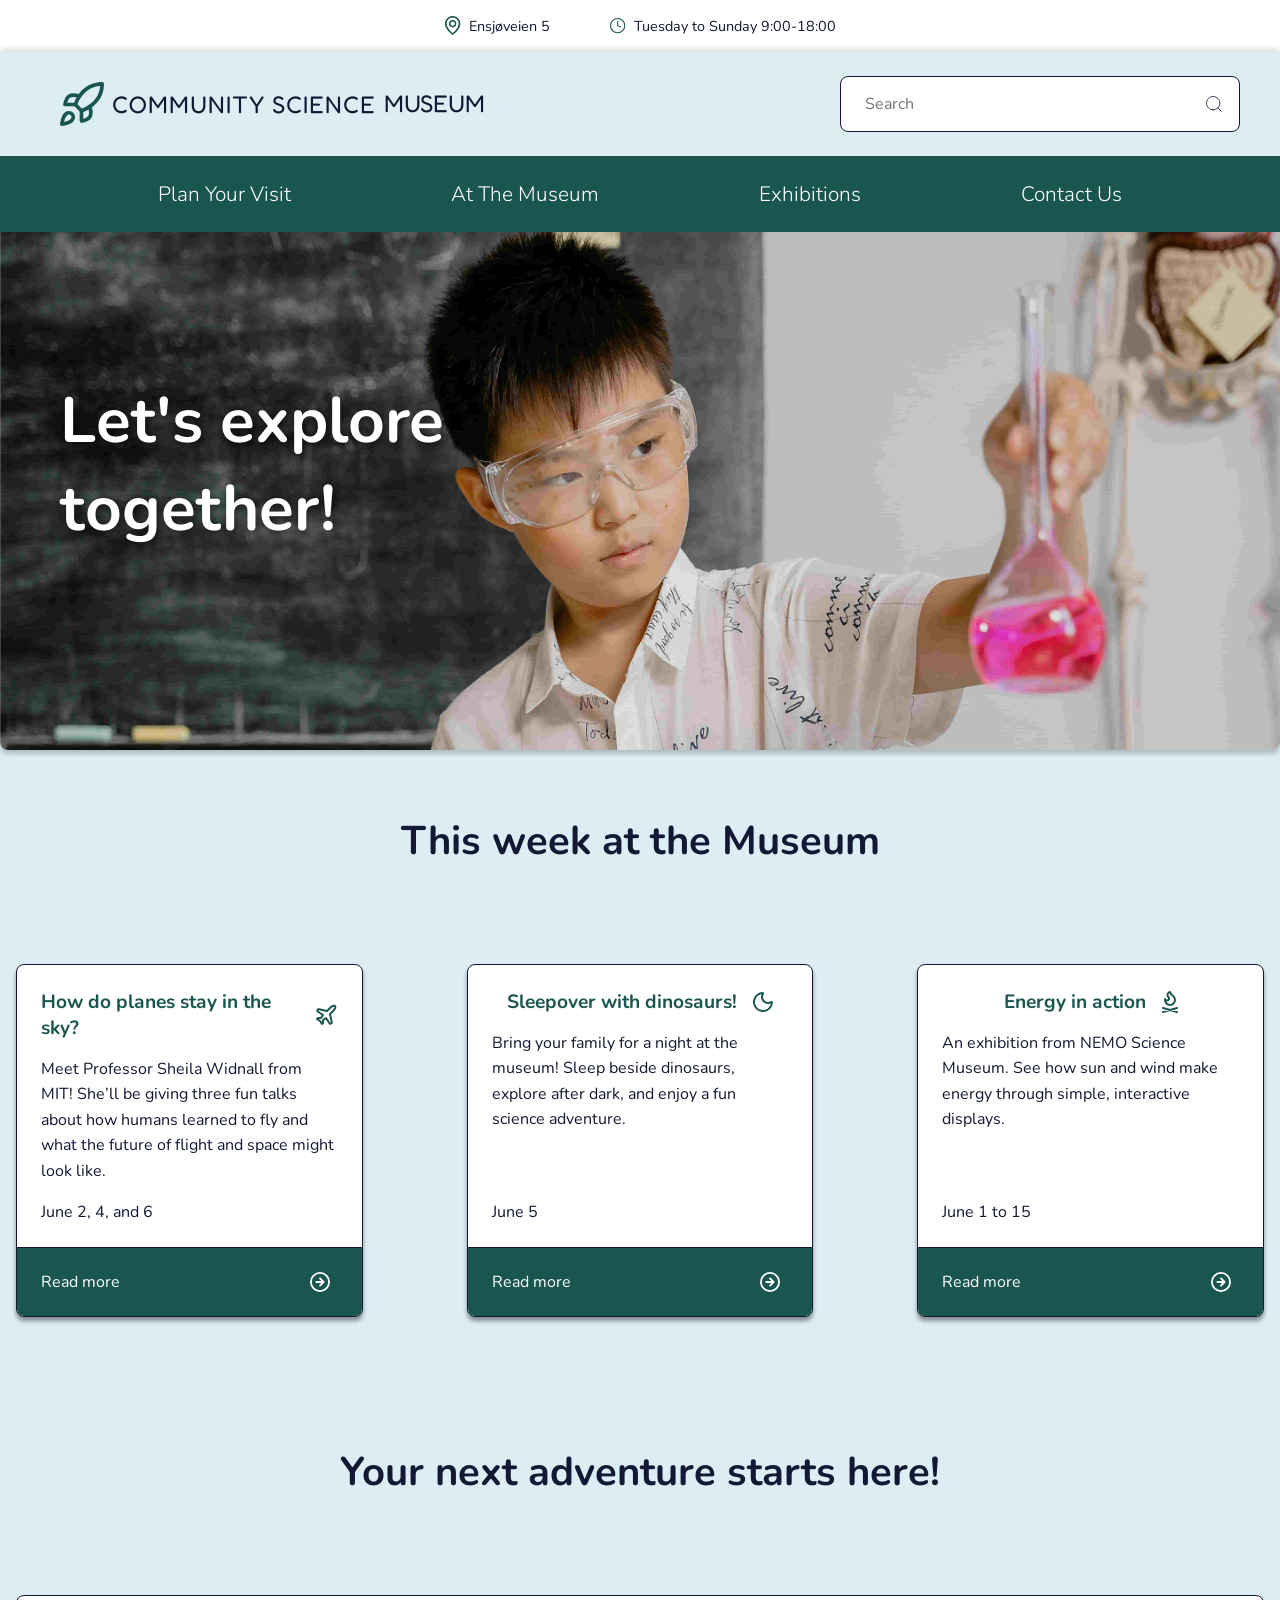
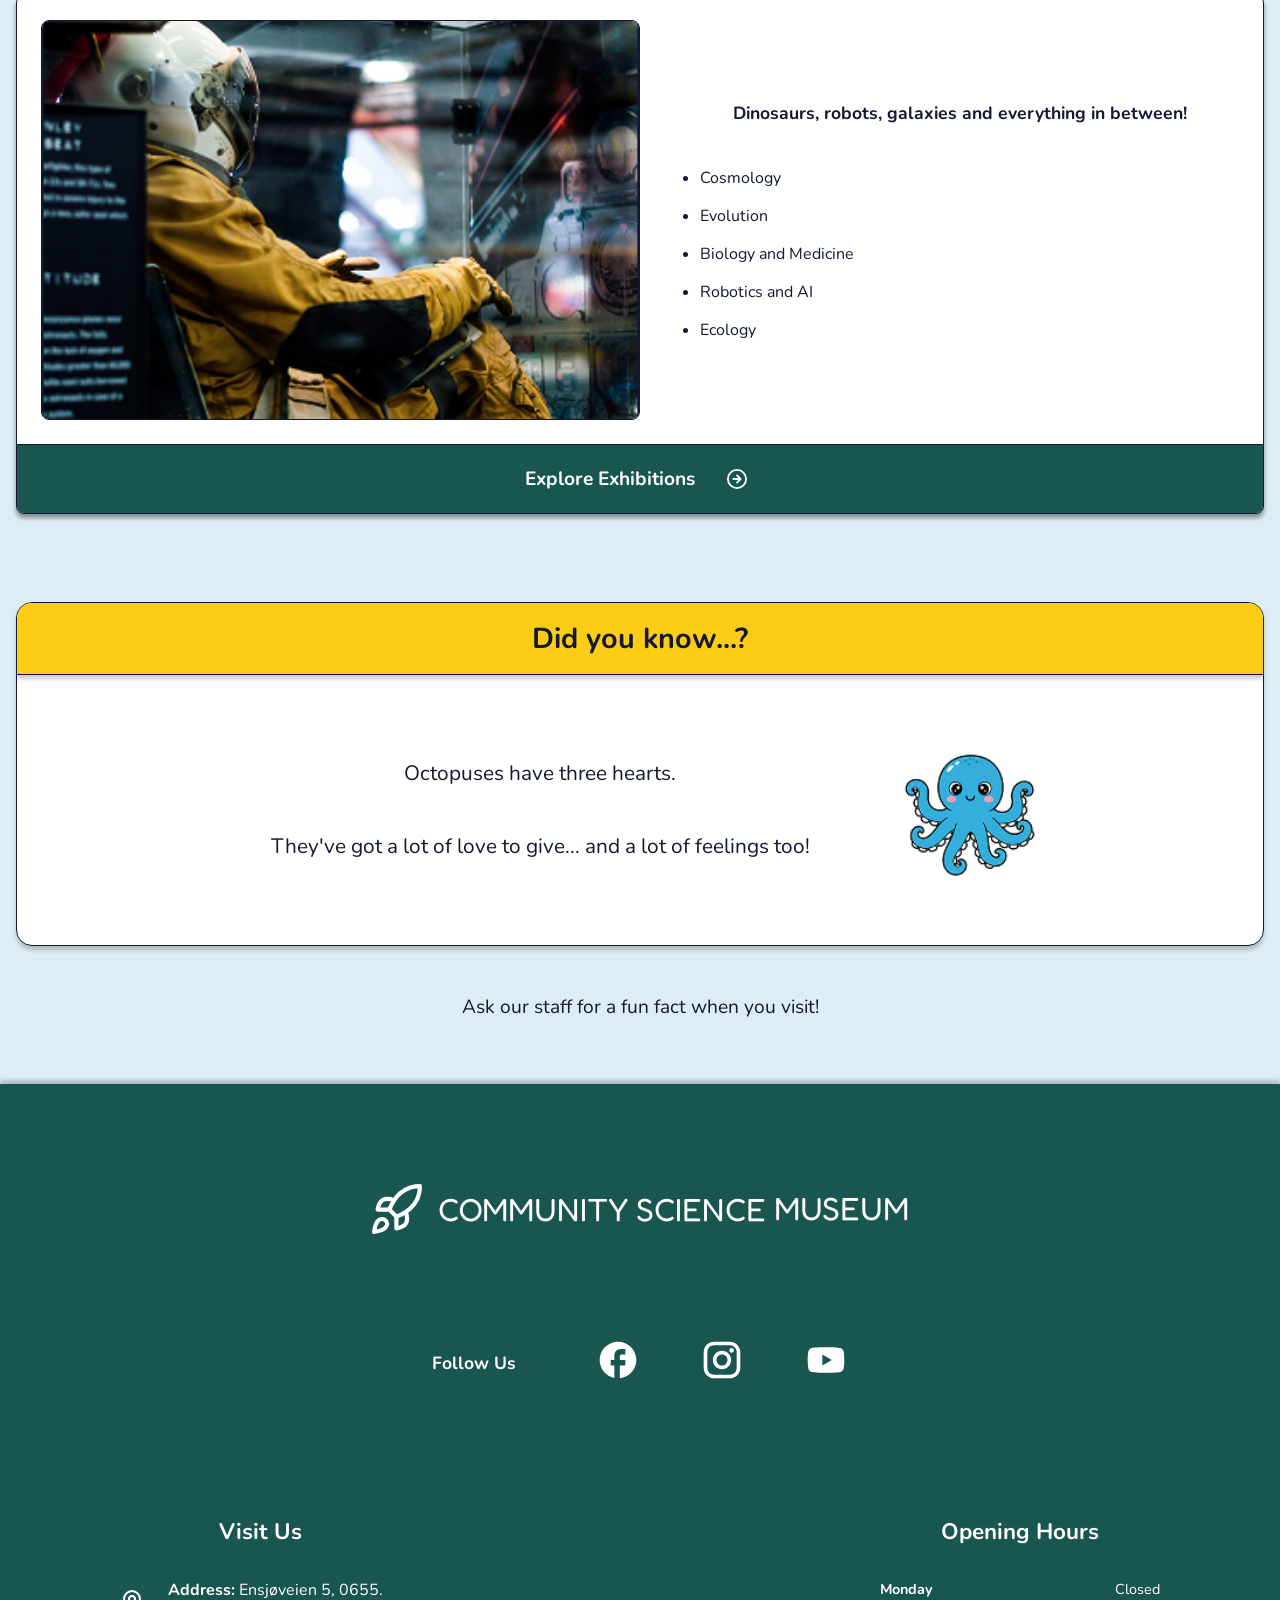
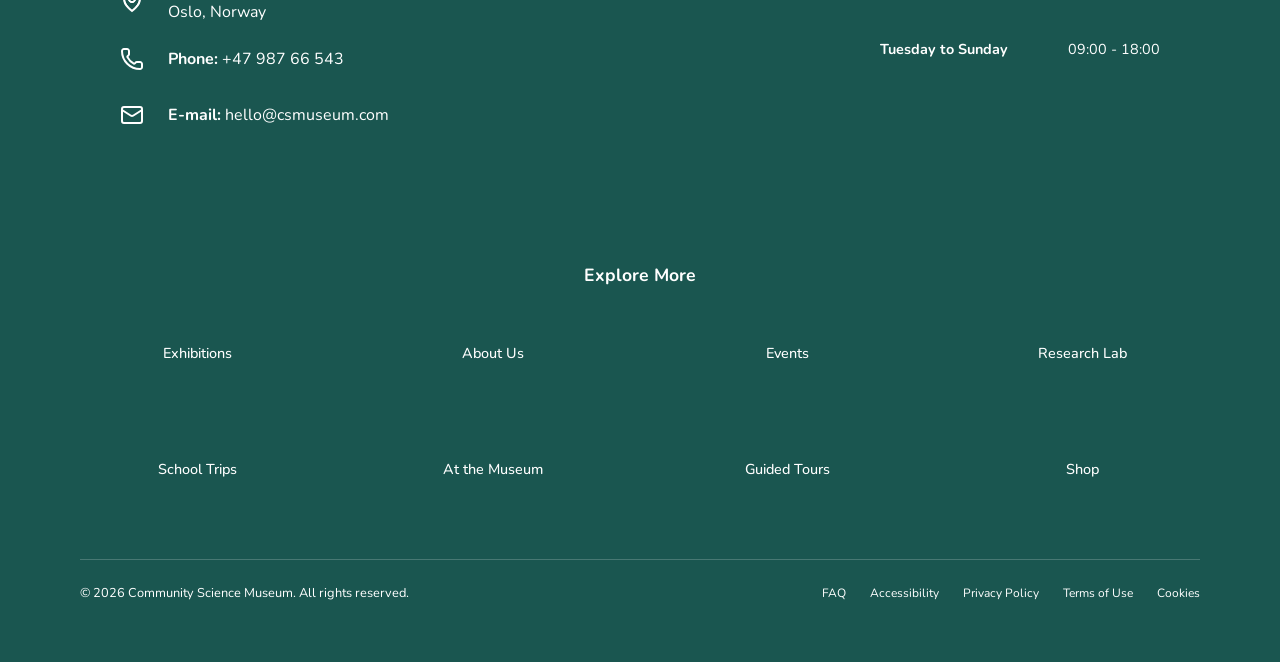
<file: index.html>
<!DOCTYPE html>
<html lang="en">
<head>
    <title>Community Science Museum</title>
    <link rel="stylesheet" href="styles.css">
    <meta charset="UTF-8">
    <meta name="description" content="Community Science Museum. Lets explore together!">
    <meta name="viewport" content="width=device-width, initial-scale=1.0">
    <link rel="icon" type="image/png" href="images/favicon.png">
    <meta name="format-detection" content="telephone=no">
</head>
<body>
<a href="#main-content" class="skip-link">Skip to main content</a>
    <header>
        <!-- Navigation Bar -->
        <nav class="nav-bar">
            <!-- DESKTOP ONLY -->
            <div class="nav-info-bar">
                <div class="info-item">
                    <img src="icons/location.svg" alt="Location">
                    <span>Ensjøveien 5</span>
                </div>
                <div class="info-item">
                    <img src="icons/clock.svg" alt="Hours">
                    <span>Tuesday to Sunday 9:00-18:00</span>
                </div>
            </div>
            <div class="nav-middle">
                <a href="index.html">
                    <div class="logo">
                        <img src="images/logo.svg" alt="Rocket Icon">
                        <div class="logo-text">
                            <span class="logo-small">COMMUNITY SCIENCE</span>
                            <span class="logo-big">MUSEUM</span>
                        </div>
                    </div>
                </a>
                <div class="search-wrapper">
                    <input type="text" placeholder="Search" class="search-bar">
                    <img src="icons/search.svg" alt="Search">
                </div>
            </div>
            <!-- MOBILE ONLY -->
            <div class="nav-top">
                <a href="index.html">
                    <div class="logo">
                        <img src="images/logo.svg" alt="Rocket icon">
                        <div class="logo-text">
                            <span class="logo-small">COMMUNITY SCIENCE</span>
                            <span class="logo-big">MUSEUM</span>
                        </div>
                    </div>
                </a>
                <div class="info-pills">
                    <div class="pill">
                        <img src="icons/location.svg" alt="Location">
                        <span>Ensjøveien 5</span>
                    </div>
                    <div class="pill">
                        <img src="icons/clock.svg" alt="Hours">
                        <span>Tue-Sun 9:00-18:00</span>
                    </div>
                </div>
            </div>
            <!-- Burger Menu -->
            <label class="nav-bottom" for="menu-toggle" aria-label="Toggle navigation menu">
                <span class="burger">
                    <span class="line"></span>
                    <span class="line"></span>
                    <span class="line"></span>
                </span>
                <span>MENU</span>
            </label>
            <!-- DESKTOP ONLY: nav links -->
            <div class="nav-links">
                <a href="visit.html">Plan Your Visit</a>
                <a href="museum.html">At The Museum</a>
                <a href="exhibitions.html">Exhibitions</a>
                <a href="contact.html">Contact Us</a>
            </div>
        </nav>
        <input type="checkbox" id="menu-toggle">
        <div class="dropdown">
            <div class="search-wrapper">
                <input type="text" placeholder="Search" class="search-bar">
                <img src="icons/search.svg" alt="Search">
            </div>
            <ul>
                <li><a href="visit.html">Plan Your Visit</a></li>
                <li><a href="museum.html">At The Museum</a></li>
                <li><a href="exhibitions.html">Exhibitions</a></li>
                <li><a href="contact.html">Contact Us</a></li>
            </ul>
        </div>
    </header>
    <main id="main-content">
        <section class="hero">
            <img src="images/hero.png" alt="Child doing science expermient" class="hero-img" loading="eager">
            <h1 class="hero-text">Let's explore together!</h1>
        </section>
        <section class="this-week">
            <h2>This week at the Museum</h2>
            <div class="card1-container">
                <div class="card1">
                    <div class="card1-top">
                        <div class="card1-title">
                            <h3>How do planes stay in the sky?</h3>
                            <img src="icons/plane.svg" alt="Plane">
                        </div>
                        <p>Meet Professor Sheila Widnall from MIT! She’ll be giving three fun talks about how humans learned to fly and what the future of flight and space might look like.</p>
                        <span class="card1-date">June 2, 4, and 6 </span>
                    </div>
                    <a href="coming-soon.html" class="card1-bottom">
                        <span>Read more</span>
                        <div class="arrow">
                            <img src="icons/arrow.svg" alt="Arrow">
                        </div>
                    </a>
                </div>
                <div class="card1">
                    <div class="card1-top">
                        <div class="card1-title">
                            <h3>Sleepover with dinosaurs!</h3>
                            <img src="icons/moon.svg" alt="Moon">
                        </div>
                        <p>Bring your family for a night at the museum! Sleep beside dinosaurs, explore after dark, and enjoy a fun science adventure.</p>
                        <span class="card1-date">June 5 </span>
                    </div>
                    <a href="coming-soon.html" class="card1-bottom">
                        <span>Read more</span>
                        <div class="arrow">
                            <img src="icons/arrow.svg" alt="Arrow">
                        </div>
                    </a>
                </div>
                <div class="card1">
                    <div class="card1-top">
                        <div class="card1-title">
                            <h3>Energy in action</h3>
                            <img src="icons/fire.svg" alt="bonfire">
                        </div>
                        <p>An exhibition from NEMO Science Museum. See how sun and wind make energy through simple, interactive displays.</p>
                        <span class="card1-date">June 1 to 15</span>
                    </div>
                    <a href="coming-soon.html" class="card1-bottom">
                        <span>Read more</span>
                        <div class="arrow">
                            <img src="icons/arrow.svg" alt="Arrow">
                        </div>
                    </a>
                </div>
            </div>
        </section>
        <section class="adventure">
            <h2>Your next adventure starts here!</h2>
            <div class="card2">
                <div class="card2-top">
                    <p>Dinosaurs, robots, galaxies and everything in between</p>
                    <img src="images/card2-img.jpg" alt="Astronaut exhibit" loading="lazy">
                    <div class="card2-content">
                        <ul class="card2-list">
                            <li>Cosmology</li>
                            <li>Evolution</li>
                            <li>Biology and Medicine</li>
                            <li>Robotics and AI</li>
                            <li>Ecology</li>
                        </ul>
                    </div>
                </div>
                <a href="exhibitions.html" class="card2-bottom">
                    <span>Explore Exhibitions</span>
                    <div class="arrow">
                        <img src="icons/arrow.svg" alt="arrow">
                    </div>
                </a>
            </div>
        </section>
        <section class="did-you-know">
            <div class="dyk-card">
                <div class="dyk-header">
                    <h3>Did you know...?</h3>
                </div>
                <div class="dyk-body">
                    <div class="dyk-text">
                        <p>Octopuses have three hearts.</p>
                        <p>They've got a lot of love to give... and a lot of feelings too!</p>
                    </div>
                    <img src="images/octopus.png" alt="Cute octopus" loading="lazy">
                </div>
            </div>
            <p class="dyk-footer">Ask our staff for a fun fact when you visit!</p>
        </section>
    </main>
    <!-- Footer -->
    <footer>
        <!-- Logo -->
        <a href="index.html" class="footer-logo">
            <img src="images/logo.svg" alt="rocket icon">
            <div class="footer-logo-text">
                <span class="logo-small">COMMUNITY SCIENCE</span>
                <span class="logo-big">MUSEUM</span>
            </div>
        </a>
        <!-- Follow Us -->
        <div class="footer-section">
            <h3>Follow Us</h3>
            <div class="social-icons">
                <a href="coming-soon.html"><img src="icons/facebook.svg" alt="Facebook"></a>
                <a href="coming-soon.html"><img src="icons/instagram.svg" alt="Instagram"></a>
                <a href="coming-soon.html"><img src="icons/youtube.svg" alt="Youtube"></a>
            </div>
        </div>
        <!-- Visit Us -->
        <div class="footer-middle">
            <div class="footer-section">
                <h3>Visit Us</h3>
                <div class="footer-contact">
                    <div class="contact-row">
                        <img src="icons/location-footer.svg" alt="Address">
                        <p><strong>Address:</strong> Ensjøveien 5, 0655. Oslo, Norway</p>
                    </div>
                    <div class="contact-row">
                        <img src="icons/phone.svg" alt="Phone">
                        <p><strong>Phone:</strong> +47 987 66 543</p>
                    </div>
                    <div class="contact-row">
                        <img src="icons/email.svg" alt="Email">
                        <p><strong>E-mail:</strong> hello@csmuseum.com</p>
                    </div>
                </div>
            </div>
        <!-- Opening Hours -->
            <div class="footer-section">
                <h3>Opening Hours</h3>
                <div class="opening-hours">
                    <div class="hours-row">
                        <span>Monday</span>
                        <span>Closed</span>
                    </div>
                    <div class="hours-row">
                        <span>Tuesday to Sunday</span>
                        <span>09:00 - 18:00</span>
                    </div>
                </div>
            </div>
        </div>
        <!-- Explore More -->
        <div class="footer-section footer-explore">
            <h3>Explore More</h3>
            <div class="footer-links">
                <a href="exhibitions.html">Exhibitions</a>
                <a href="coming-soon.html">About Us</a>
                <a href="coming-soon.html">Events</a>
                <a href="contact.html">Research Lab</a>
                <a href="contact.html">School Trips</a>
                <a href="museum.html">At the Museum</a>
                <a href="coming-soon.html">Guided Tours</a>
                <a href="coming-soon.html">Shop</a>
            </div>
        </div>
        <!-- Bottom -->
        <div class="footer-bottom">
            <p>© 2026 Community Science Museum. All rights reserved.</p>
            <div class="footer-legal">
                <a href="coming-soon.html">FAQ</a>
                <a href="museum.html">Accessibility</a>
                <a href="coming-soon.html">Privacy Policy</a>
                <a href="coming-soon.html">Terms of Use</a>
                <a href="coming-soon.html">Cookies</a>
            </div>
        </div>
    </footer>
</body>
</file>
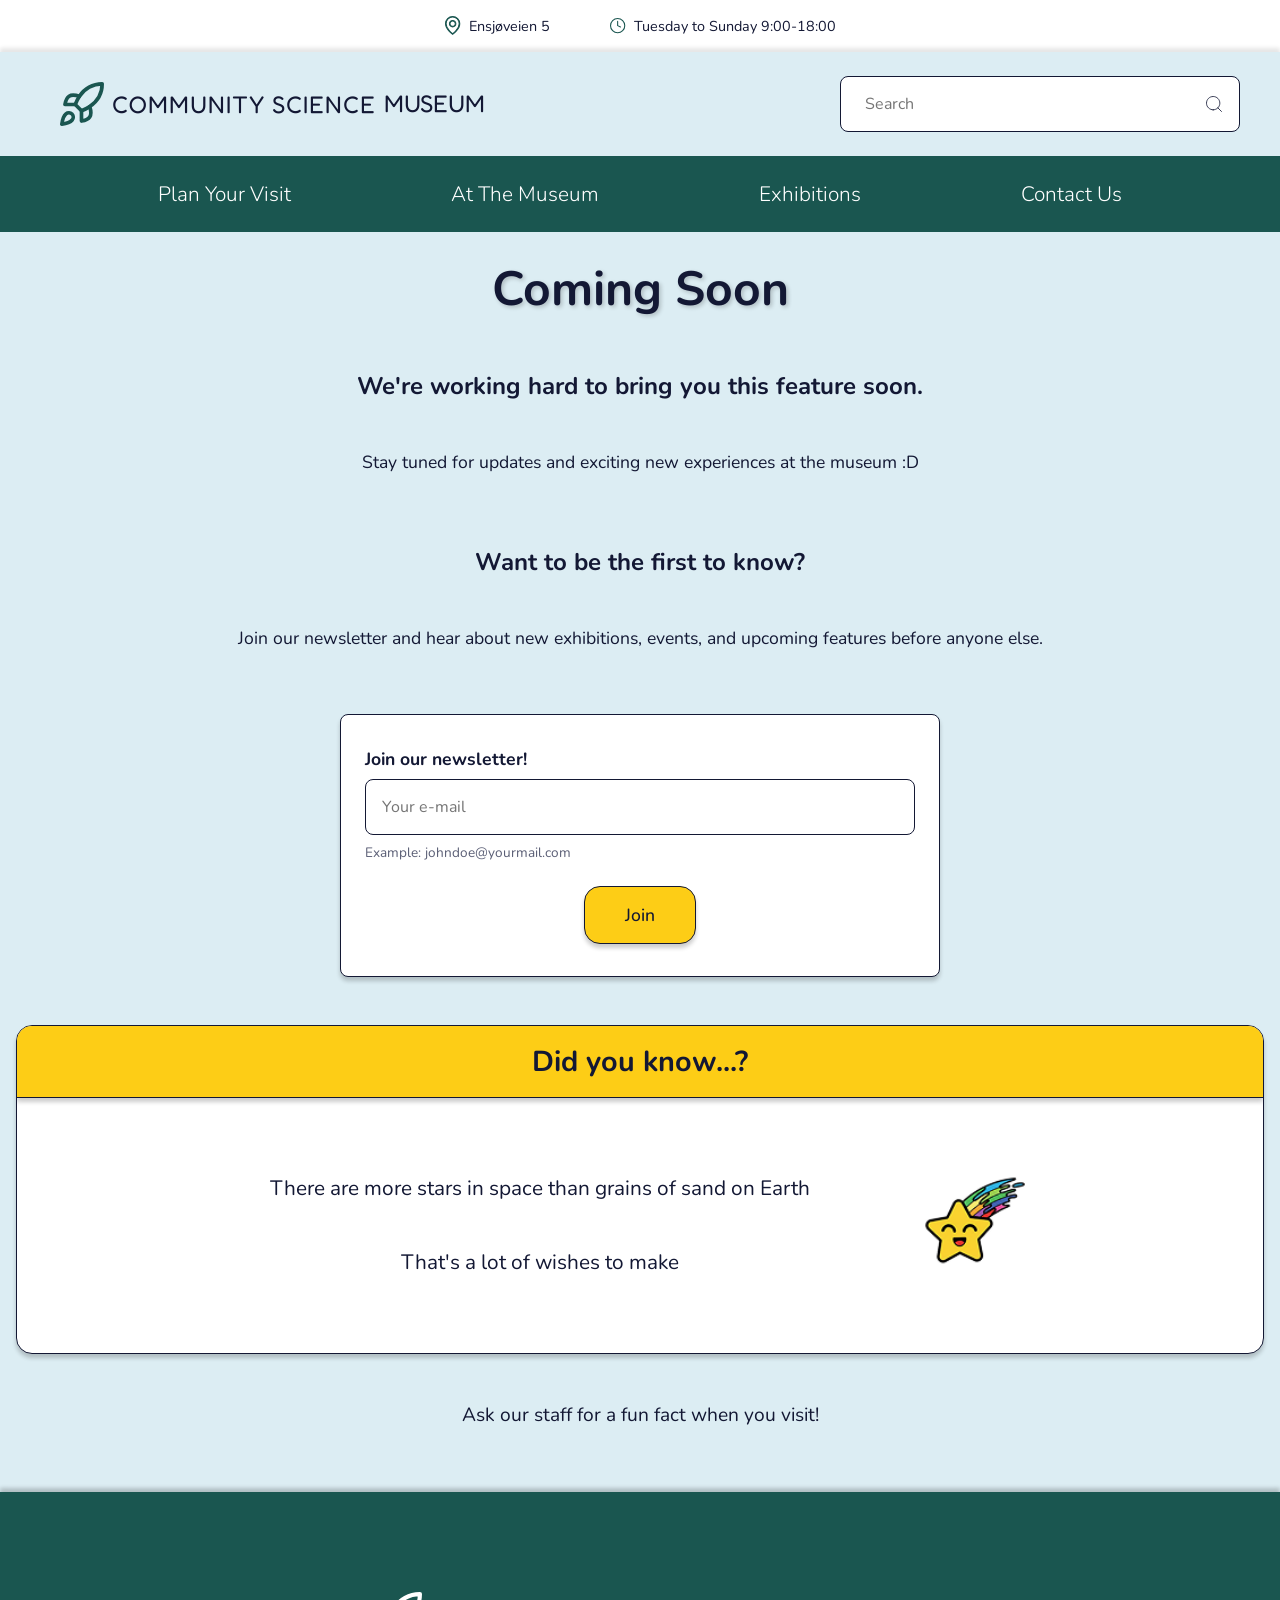
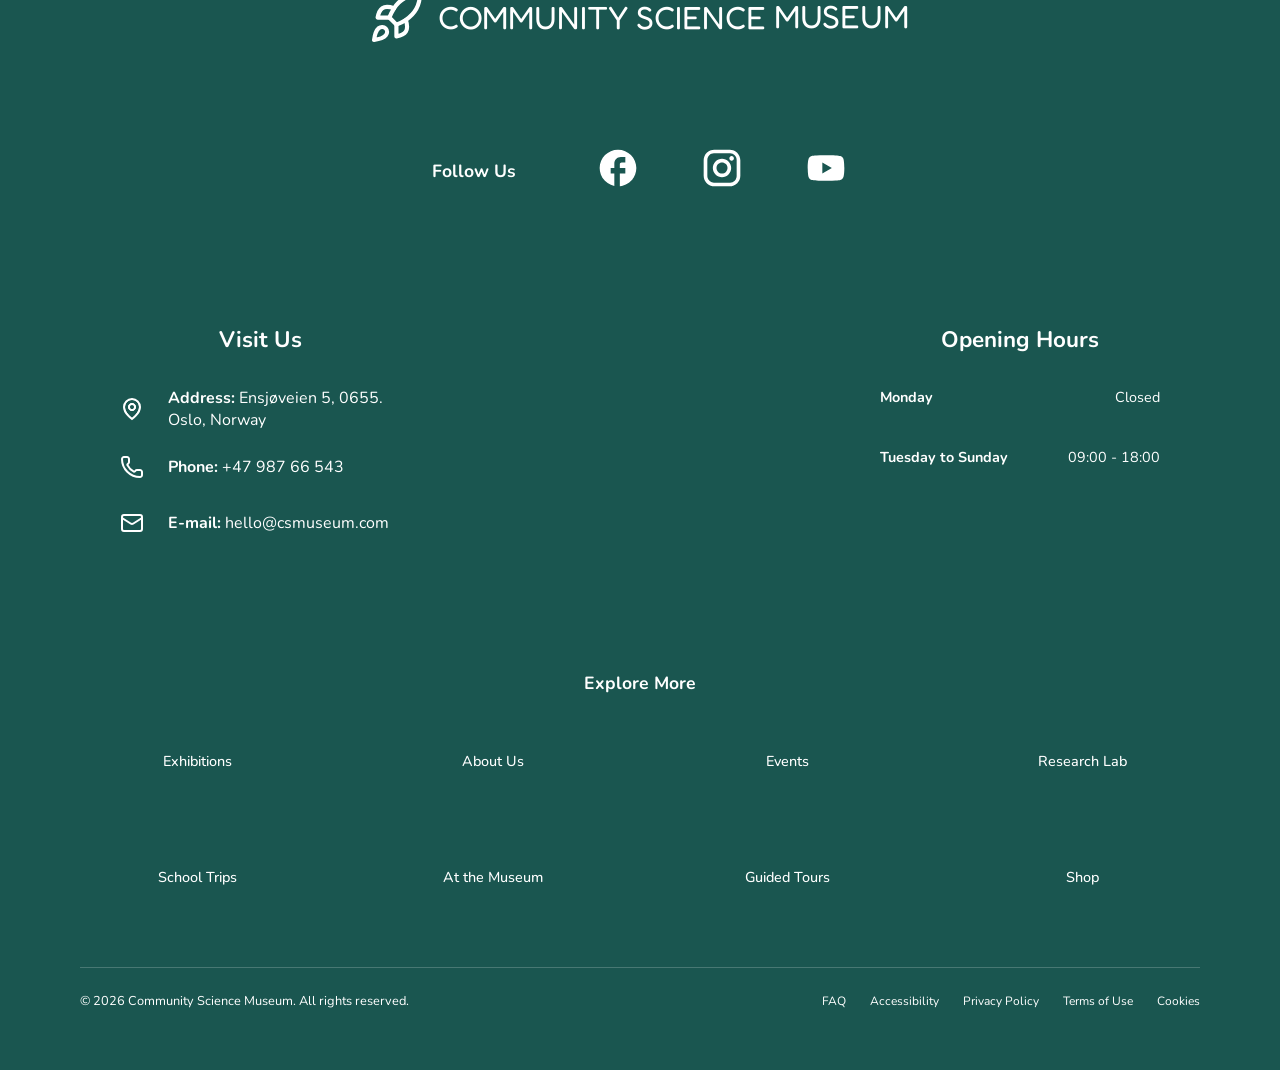
<file: coming-soon.html>
<!DOCTYPE html>
<html lang="en">
<head>
    <title>Coming Soon! | CSM </title>
    <link rel="stylesheet" href="styles.css">
    <meta charset="UTF-8">
    <meta name="description" content="This section is under construction">
    <meta name="viewport" content="width=device-width, initial-scale=1.0">
    <link rel="icon" type="image/png" href="images/favicon.png">
    <meta name="format-detection" content="telephone=no">
</head>
<body>
<a href="#main-content" class="skip-link">Skip to main content</a>
    <header>
        <!-- Navigation Bar -->
        <nav class="nav-bar">
            <!-- DESKTOP ONLY -->
            <div class="nav-info-bar">
                <div class="info-item">
                    <img src="icons/location.svg" alt="Location">
                    <span>Ensjøveien 5</span>
                </div>
                <div class="info-item">
                    <img src="icons/clock.svg" alt="Hours">
                    <span>Tuesday to Sunday 9:00-18:00</span>
                </div>
            </div>
            <div class="nav-middle">
                <a href="index.html">
                    <div class="logo">
                        <img src="images/logo.svg" alt="Rocket Icon">
                        <div class="logo-text">
                            <span class="logo-small">COMMUNITY SCIENCE</span>
                            <span class="logo-big">MUSEUM</span>
                        </div>
                    </div>
                </a>
                <div class="search-wrapper">
                    <input type="text" placeholder="Search" class="search-bar">
                    <img src="icons/search.svg" alt="Search">
                </div>
            </div>
            <!-- MOBILE ONLY -->
            <div class="nav-top">
                <a href="index.html">
                    <div class="logo">
                        <img src="images/logo.svg" alt="Rocket icon">
                        <div class="logo-text">
                            <span class="logo-small">COMMUNITY SCIENCE</span>
                            <span class="logo-big">MUSEUM</span>
                        </div>
                    </div>
                </a>
                <div class="info-pills">
                    <div class="pill">
                        <img src="icons/location.svg" alt="Location">
                        <span>Ensjøveien 5</span>
                    </div>
                    <div class="pill">
                        <img src="icons/clock.svg" alt="Hours">
                        <span>Tue-Sun 9:00-18:00</span>
                    </div>
                </div>
            </div>
            <!-- Burger Menu -->
            <label class="nav-bottom" for="menu-toggle" aria-label="Toggle navigation menu">
                <span class="burger">
                    <span class="line"></span>
                    <span class="line"></span>
                    <span class="line"></span>
                </span>
                <span>MENU</span>
            </label>
            <!-- DESKTOP ONLY: nav links -->
            <div class="nav-links">
                <a href="visit.html">Plan Your Visit</a>
                <a href="museum.html">At The Museum</a>
                <a href="exhibitions.html">Exhibitions</a>
                <a href="contact.html">Contact Us</a>
            </div>
        </nav>
        <input type="checkbox" id="menu-toggle">
        <div class="dropdown">
            <div class="search-wrapper">
                <input type="text" placeholder="Search" class="search-bar">
                <img src="icons/search.svg" alt="Search">
            </div>
            <ul>
                <li><a href="visit.html">Plan Your Visit</a></li>
                <li><a href="museum.html">At The Museum</a></li>
                <li><a href="exhibitions.html">Exhibitions</a></li>
                <li><a href="contact.html">Contact Us</a></li>
            </ul>
        </div>
    </header>
    <main id="main-content">
        <h1 class="page-title">Coming Soon</h1>
        <section class="soon-text">
            <h2>We're working hard to bring you this feature soon.</h2>
            <p>Stay tuned for updates and exciting new experiences at the museum :D</p>
        </section>
        <section class="soon-newsletter">
            <div class="soon-text">
                <h2>Want to be the first to know?</h2>
                <p>Join our newsletter and hear about new exhibitions, events, and upcoming features before anyone else.</p>
            </div>
            <form class="newsletter-form" action="newsletter-confirmation.html">
                <div class="form-group">
                    <label for="newsletter-email">Join our newsletter!</label>
                    <input type="email" id="newsletter-email" name="email" placeholder="Your e-mail">
                    <span class="form-hint">Example: johndoe@yourmail.com</span>
                </div>
                <button type="submit" class="btn">Join</button>
            </form>
        </section>
        <section class="did-you-know">
            <div class="dyk-card">
                <div class="dyk-header">
                    <h3>Did you know...?</h3>
                </div>
                <div class="dyk-body">
                    <div class="dyk-text">
                        <p>There are more stars in space than grains of sand on Earth</p>
                        <p>That's a lot of wishes to make</p>
                    </div>
                    <img src="images/star.png" alt="Happy shooting star" loading="lazy">
                </div>
            </div>
            <p class="dyk-footer">Ask our staff for a fun fact when you visit!</p>
        </section>
    </main>
<!-- Footer -->
    <footer>
        <!-- Logo -->
        <a href="index.html" class="footer-logo">
            <img src="images/logo.svg" alt="rocket icon">
            <div class="footer-logo-text">
                <span class="logo-small">COMMUNITY SCIENCE</span>
                <span class="logo-big">MUSEUM</span>
            </div>
        </a>
        <!-- Follow Us -->
        <div class="footer-section">
            <h3>Follow Us</h3>
            <div class="social-icons">
                <a href="coming-soon.html"><img src="icons/facebook.svg" alt="Facebook"></a>
                <a href="coming-soon.html"><img src="icons/instagram.svg" alt="Instagram"></a>
                <a href="coming-soon.html"><img src="icons/youtube.svg" alt="Youtube"></a>
            </div>
        </div>
        <!-- Visit Us -->
        <div class="footer-middle">
            <div class="footer-section">
                <h3>Visit Us</h3>
                <div class="footer-contact">
                    <div class="contact-row">
                        <img src="icons/location-footer.svg" alt="Address">
                        <p><strong>Address:</strong> Ensjøveien 5, 0655. Oslo, Norway</p>
                    </div>
                    <div class="contact-row">
                        <img src="icons/phone.svg" alt="Phone">
                        <p><strong>Phone:</strong> +47 987 66 543</p>
                    </div>
                    <div class="contact-row">
                        <img src="icons/email.svg" alt="Email">
                        <p><strong>E-mail:</strong> hello@csmuseum.com</p>
                    </div>
                </div>
            </div>
        <!-- Opening Hours -->
            <div class="footer-section">
                <h3>Opening Hours</h3>
                <div class="opening-hours">
                    <div class="hours-row">
                        <span>Monday</span>
                        <span>Closed</span>
                    </div>
                    <div class="hours-row">
                        <span>Tuesday to Sunday</span>
                        <span>09:00 - 18:00</span>
                    </div>
                </div>
            </div>
        </div>
        <!-- Explore More -->
        <div class="footer-section footer-explore">
            <h3>Explore More</h3>
            <div class="footer-links">
                <a href="exhibitions.html">Exhibitions</a>
                <a href="coming-soon.html">About Us</a>
                <a href="coming-soon.html">Events</a>
                <a href="contact.html">Research Lab</a>
                <a href="contact.html">School Trips</a>
                <a href="museum.html">At the Museum</a>
                <a href="coming-soon.html">Guided Tours</a>
                <a href="coming-soon.html">Shop</a>
            </div>
        </div>
        <!-- Bottom -->
        <div class="footer-bottom">
            <p>© 2026 Community Science Museum. All rights reserved.</p>
            <div class="footer-legal">
                <a href="coming-soon.html">FAQ</a>
                <a href="museum.html">Accessibility</a>
                <a href="coming-soon.html">Privacy Policy</a>
                <a href="coming-soon.html">Terms of Use</a>
                <a href="coming-soon.html">Cookies</a>
            </div>
        </div>
    </footer>
</body>
</file>
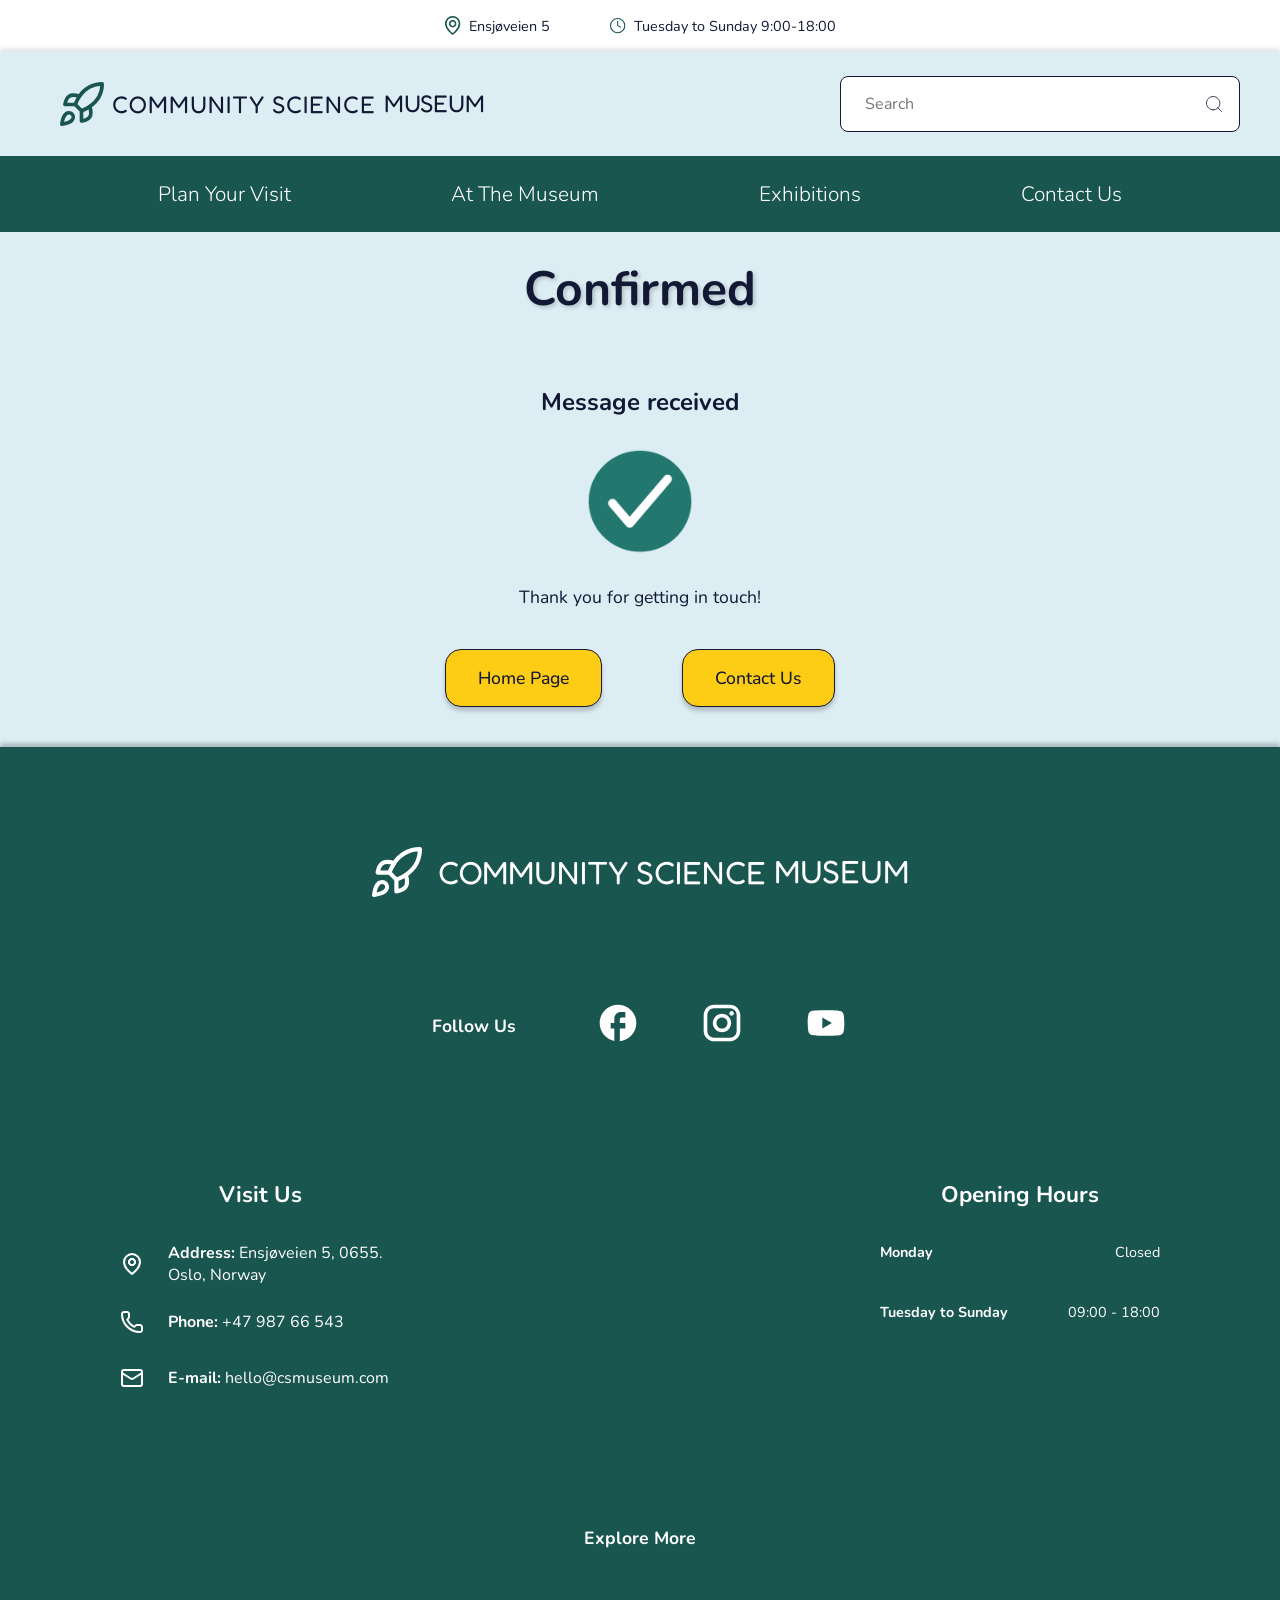
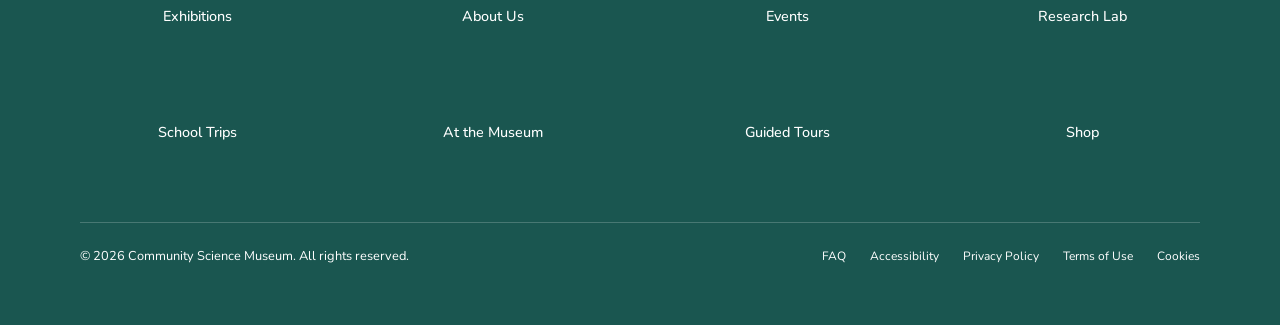
<file: confirmation.html>
<!DOCTYPE html>
<html lang="en">
<head>
    <title>Confirmed | CSM</title>
    <meta charset="UTF-8">
    <meta name="viewport" content="width=device-width, initial-scale=1.0">
    <meta name="description" content="Message confirmation page">
    <meta name="format-detection" content="telephone=no">
    <link rel="stylesheet" href="styles.css">
    <link rel="icon" type="image/png" href="images/favicon.png">
</head>
<body>
<a href="#main-content" class="skip-link">Skip to main content</a>
    <header>
        <!-- Navigation Bar -->
        <nav class="nav-bar">
            <!-- DESKTOP ONLY -->
            <div class="nav-info-bar">
                <div class="info-item">
                    <img src="icons/location.svg" alt="Location">
                    <span>Ensjøveien 5</span>
                </div>
                <div class="info-item">
                    <img src="icons/clock.svg" alt="Hours">
                    <span>Tuesday to Sunday 9:00-18:00</span>
                </div>
            </div>
            <div class="nav-middle">
                <a href="index.html">
                    <div class="logo">
                        <img src="images/logo.svg" alt="Rocket Icon">
                        <div class="logo-text">
                            <span class="logo-small">COMMUNITY SCIENCE</span>
                            <span class="logo-big">MUSEUM</span>
                        </div>
                    </div>
                </a>
                <div class="search-wrapper">
                    <input type="text" placeholder="Search" class="search-bar">
                    <img src="icons/search.svg" alt="Search">
                </div>
            </div>
            <!-- MOBILE ONLY -->
            <div class="nav-top">
                <a href="index.html">
                    <div class="logo">
                        <img src="images/logo.svg" alt="Rocket icon">
                        <div class="logo-text">
                            <span class="logo-small">COMMUNITY SCIENCE</span>
                            <span class="logo-big">MUSEUM</span>
                        </div>
                    </div>
                </a>
                <div class="info-pills">
                    <div class="pill">
                        <img src="icons/location.svg" alt="Location">
                        <span>Ensjøveien 5</span>
                    </div>
                    <div class="pill">
                        <img src="icons/clock.svg" alt="Hours">
                        <span>Tue-Sun 9:00-18:00</span>
                    </div>
                </div>
            </div>
            <!-- Burger Menu -->
            <label class="nav-bottom" for="menu-toggle" aria-label="Toggle navigation menu">
                <span class="burger">
                    <span class="line"></span>
                    <span class="line"></span>
                    <span class="line"></span>
                </span>
                <span>MENU</span>
            </label>
            <!-- DESKTOP ONLY: nav links -->
            <div class="nav-links">
                <a href="visit.html">Plan Your Visit</a>
                <a href="museum.html">At The Museum</a>
                <a href="exhibitions.html">Exhibitions</a>
                <a href="contact.html">Contact Us</a>
            </div>
        </nav>
        <input type="checkbox" id="menu-toggle">
        <div class="dropdown">
            <div class="search-wrapper">
                <input type="text" placeholder="Search" class="search-bar">
                <img src="icons/search.svg" alt="Search">
            </div>
            <ul>
                <li><a href="visit.html">Plan Your Visit</a></li>
                <li><a href="museum.html">At The Museum</a></li>
                <li><a href="exhibitions.html">Exhibitions</a></li>
                <li><a href="contact.html">Contact Us</a></li>
            </ul>
        </div>
    </header>
    <main id="main-content">
        <h1 class="page-title">Confirmed</h1>
        <section class="confirmation-msg">
            <div class="msg-received">
                <h2>Message received</h2>
                <img src="images/confirmed.png" alt="success icon">
                <p>Thank you for getting in touch!</p>
            </div>
            <div class="buttons">
                <a href="index.html" class="btn">Home Page</a>
                <a href="contact.html" class="btn">Contact Us</a>
            </div>
        </section>
    </main>
    <!-- Footer -->
    <footer>
        <!-- Logo -->
        <a href="index.html" class="footer-logo">
            <img src="images/logo.svg" alt="rocket icon">
            <div class="footer-logo-text">
                <span class="logo-small">COMMUNITY SCIENCE</span>
                <span class="logo-big">MUSEUM</span>
            </div>
        </a>
        <!-- Follow Us -->
        <div class="footer-section">
            <h3>Follow Us</h3>
            <div class="social-icons">
                <a href="coming-soon.html"><img src="icons/facebook.svg" alt="Facebook"></a>
                <a href="coming-soon.html"><img src="icons/instagram.svg" alt="Instagram"></a>
                <a href="coming-soon.html"><img src="icons/youtube.svg" alt="Youtube"></a>
            </div>
        </div>
        <!-- Visit Us -->
        <div class="footer-middle">
            <div class="footer-section">
                <h3>Visit Us</h3>
                <div class="footer-contact">
                    <div class="contact-row">
                        <img src="icons/location-footer.svg" alt="Address">
                        <p><strong>Address:</strong> Ensjøveien 5, 0655. Oslo, Norway</p>
                    </div>
                    <div class="contact-row">
                        <img src="icons/phone.svg" alt="Phone">
                        <p><strong>Phone:</strong> +47 987 66 543</p>
                    </div>
                    <div class="contact-row">
                        <img src="icons/email.svg" alt="Email">
                        <p><strong>E-mail:</strong> hello@csmuseum.com</p>
                    </div>
                </div>
            </div>
        <!-- Opening Hours -->
            <div class="footer-section">
                <h3>Opening Hours</h3>
                <div class="opening-hours">
                    <div class="hours-row">
                        <span>Monday</span>
                        <span>Closed</span>
                    </div>
                    <div class="hours-row">
                        <span>Tuesday to Sunday</span>
                        <span>09:00 - 18:00</span>
                    </div>
                </div>
            </div>
        </div>
        <!-- Explore More -->
        <div class="footer-section footer-explore">
            <h3>Explore More</h3>
            <div class="footer-links">
                <a href="exhibitions.html">Exhibitions</a>
                <a href="coming-soon.html">About Us</a>
                <a href="coming-soon.html">Events</a>
                <a href="contact.html">Research Lab</a>
                <a href="contact.html">School Trips</a>
                <a href="museum.html">At the Museum</a>
                <a href="coming-soon.html">Guided Tours</a>
                <a href="coming-soon.html">Shop</a>
            </div>
        </div>
        <!-- Bottom -->
        <div class="footer-bottom">
            <p>© 2026 Community Science Museum. All rights reserved.</p>
            <div class="footer-legal">
                <a href="coming-soon.html">FAQ</a>
                <a href="museum.html">Accessibility</a>
                <a href="coming-soon.html">Privacy Policy</a>
                <a href="coming-soon.html">Terms of Use</a>
                <a href="coming-soon.html">Cookies</a>
            </div>
        </div>
    </footer>
</body>
</file>
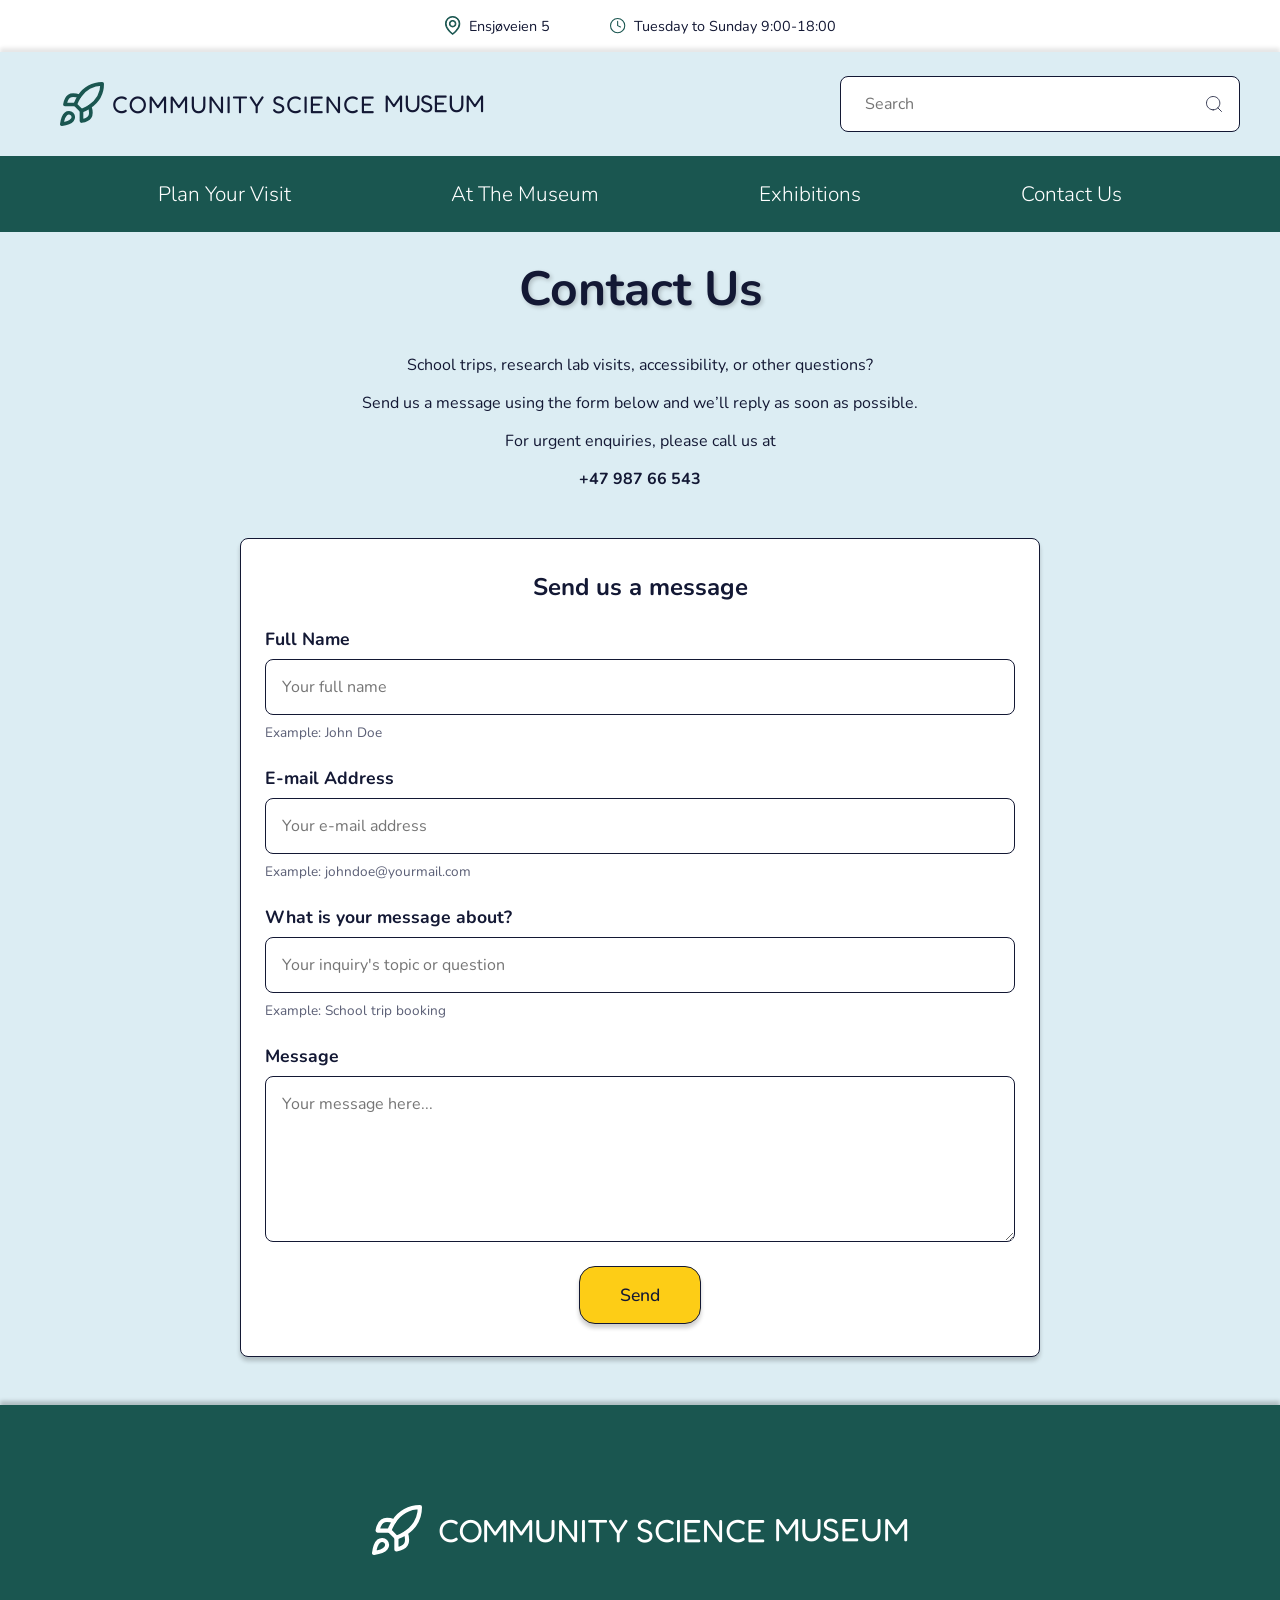
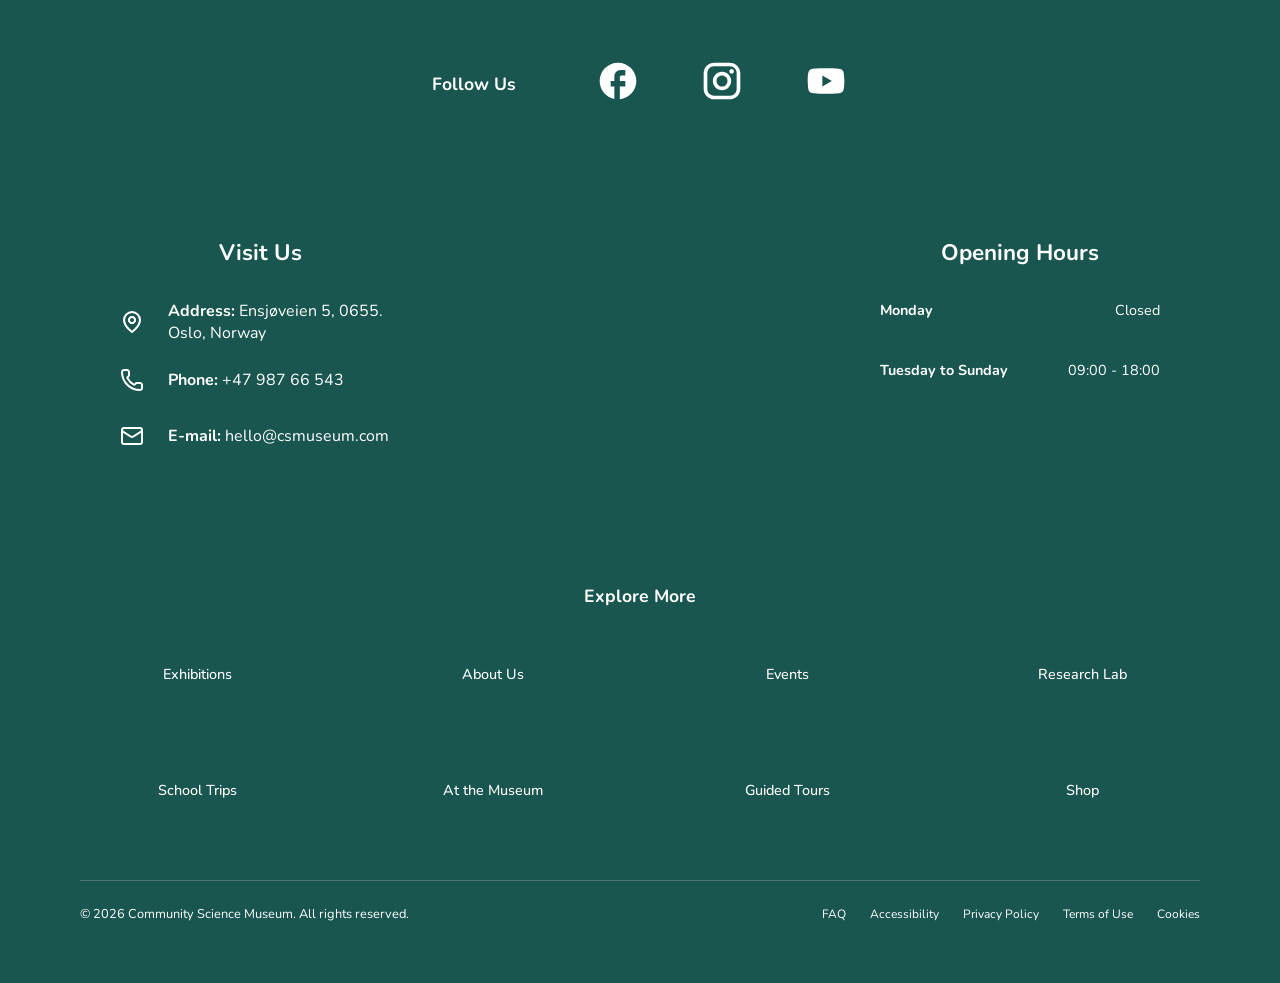
<file: contact.html>
<!DOCTYPE html>
<html lang="en">
<head>
    <title>Contact Us | CSM </title>
    <link rel="stylesheet" href="styles.css">
    <meta charset="UTF-8">
    <meta name="description" content="Reach out to us!">
    <meta name="viewport" content="width=device-width, initial-scale=1.0">
    <link rel="icon" type="image/png" href="images/favicon.png">
    <meta name="format-detection" content="telephone=no">
</head>
<body>
<a href="#main-content" class="skip-link">Skip to main content</a>
    <header>
        <!-- Navigation Bar -->
        <nav class="nav-bar">
            <!-- DESKTOP ONLY -->
            <div class="nav-info-bar">
                <div class="info-item">
                    <img src="icons/location.svg" alt="Location">
                    <span>Ensjøveien 5</span>
                </div>
                <div class="info-item">
                    <img src="icons/clock.svg" alt="Hours">
                    <span>Tuesday to Sunday 9:00-18:00</span>
                </div>
            </div>
            <div class="nav-middle">
                <a href="index.html">
                    <div class="logo">
                        <img src="images/logo.svg" alt="Rocket Icon">
                        <div class="logo-text">
                            <span class="logo-small">COMMUNITY SCIENCE</span>
                            <span class="logo-big">MUSEUM</span>
                        </div>
                    </div>
                </a>
                <div class="search-wrapper">
                    <input type="text" placeholder="Search" class="search-bar">
                    <img src="icons/search.svg" alt="Search">
                </div>
            </div>
            <!-- MOBILE ONLY -->
            <div class="nav-top">
                <a href="index.html">
                    <div class="logo">
                        <img src="images/logo.svg" alt="Rocket icon">
                        <div class="logo-text">
                            <span class="logo-small">COMMUNITY SCIENCE</span>
                            <span class="logo-big">MUSEUM</span>
                        </div>
                    </div>
                </a>
                <div class="info-pills">
                    <div class="pill">
                        <img src="icons/location.svg" alt="Location">
                        <span>Ensjøveien 5</span>
                    </div>
                    <div class="pill">
                        <img src="icons/clock.svg" alt="Hours">
                        <span>Tue-Sun 9:00-18:00</span>
                    </div>
                </div>
            </div>
            <!-- Burger Menu -->
            <label class="nav-bottom" for="menu-toggle" aria-label="Toggle navigation menu">
                <span class="burger">
                    <span class="line"></span>
                    <span class="line"></span>
                    <span class="line"></span>
                </span>
                <span>MENU</span>
            </label>
            <!-- DESKTOP ONLY: nav links -->
            <div class="nav-links">
                <a href="visit.html">Plan Your Visit</a>
                <a href="museum.html">At The Museum</a>
                <a href="exhibitions.html">Exhibitions</a>
                <a href="contact.html">Contact Us</a>
            </div>
        </nav>
        <input type="checkbox" id="menu-toggle">
        <div class="dropdown">
            <div class="search-wrapper">
                <input type="text" placeholder="Search" class="search-bar">
                <img src="icons/search.svg" alt="Search">
            </div>
            <ul>
                <li><a href="visit.html">Plan Your Visit</a></li>
                <li><a href="museum.html">At The Museum</a></li>
                <li><a href="exhibitions.html">Exhibitions</a></li>
                <li><a href="contact.html">Contact Us</a></li>
            </ul>
        </div>
    </header>
    <main id="main-content">
        <h1 class="page-title">Contact Us</h1>
        <section class="contact">
            <div class="contact-intro">
                <p>School trips, research lab visits, accessibility, or other questions?</p>
                <p>Send us a message using the form below and we’ll reply as soon as possible.</p>
                <p>For urgent enquiries, please call us at</p>
                <p><strong>+47 987 66 543</strong></p>
            </div>
            <form class="contact-form" action="confirmation.html">
                <h2>Send us a message</h2>
                    <div class="form-group">
                        <label for="name">Full Name</label>
                        <input type="text" id="name" name="name" placeholder="Your full name">
                        <span class="form-hint">Example: John Doe</span>
                    </div>
                    <div class="form-group">
                        <label for="email">E-mail Address</label>
                        <input type="email" id="email" name="email" placeholder="Your e-mail address">
                        <span class="form-hint">Example: johndoe@yourmail.com</span>
                    </div>
                    <div class="form-group">
                        <label for="subject">What is your message about?</label>
                        <input type="text" id="subject" name="subject" placeholder="Your inquiry's topic or question">
                        <span class="form-hint">Example: School trip booking</span>
                    </div>
                    <div class="form-group">
                        <label for="message">Message</label>
                        <textarea id="message" name="message" placeholder="Your message here..." rows="6"></textarea>
                    </div>
                    <button type="submit" class="btn">Send</button>
            </form>
        </section>
    </main>
    <!-- Footer -->
    <footer>
        <!-- Logo -->
        <a href="index.html" class="footer-logo">
            <img src="images/logo.svg" alt="rocket icon">
            <div class="footer-logo-text">
                <span class="logo-small">COMMUNITY SCIENCE</span>
                <span class="logo-big">MUSEUM</span>
            </div>
        </a>
        <!-- Follow Us -->
        <div class="footer-section">
            <h3>Follow Us</h3>
            <div class="social-icons">
                <a href="coming-soon.html"><img src="icons/facebook.svg" alt="Facebook"></a>
                <a href="coming-soon.html"><img src="icons/instagram.svg" alt="Instagram"></a>
                <a href="coming-soon.html"><img src="icons/youtube.svg" alt="Youtube"></a>
            </div>
        </div>
        <!-- Visit Us -->
        <div class="footer-middle">
            <div class="footer-section">
                <h3>Visit Us</h3>
                <div class="footer-contact">
                    <div class="contact-row">
                        <img src="icons/location-footer.svg" alt="Address">
                        <p><strong>Address:</strong> Ensjøveien 5, 0655. Oslo, Norway</p>
                    </div>
                    <div class="contact-row">
                        <img src="icons/phone.svg" alt="Phone">
                        <p><strong>Phone:</strong> +47 987 66 543</p>
                    </div>
                    <div class="contact-row">
                        <img src="icons/email.svg" alt="Email">
                        <p><strong>E-mail:</strong> hello@csmuseum.com</p>
                    </div>
                </div>
            </div>
        <!-- Opening Hours -->
            <div class="footer-section">
                <h3>Opening Hours</h3>
                <div class="opening-hours">
                    <div class="hours-row">
                        <span>Monday</span>
                        <span>Closed</span>
                    </div>
                    <div class="hours-row">
                        <span>Tuesday to Sunday</span>
                        <span>09:00 - 18:00</span>
                    </div>
                </div>
            </div>
        </div>
        <!-- Explore More -->
        <div class="footer-section footer-explore">
            <h3>Explore More</h3>
            <div class="footer-links">
                <a href="exhibitions.html">Exhibitions</a>
                <a href="coming-soon.html">About Us</a>
                <a href="coming-soon.html">Events</a>
                <a href="contact.html">Research Lab</a>
                <a href="contact.html">School Trips</a>
                <a href="museum.html">At the Museum</a>
                <a href="coming-soon.html">Guided Tours</a>
                <a href="coming-soon.html">Shop</a>
            </div>
        </div>
        <!-- Bottom -->
        <div class="footer-bottom">
            <p>© 2026 Community Science Museum. All rights reserved.</p>
            <div class="footer-legal">
                <a href="coming-soon.html">FAQ</a>
                <a href="museum.html">Accessibility</a>
                <a href="coming-soon.html">Privacy Policy</a>
                <a href="coming-soon.html">Terms of Use</a>
                <a href="coming-soon.html">Cookies</a>
            </div>
        </div>
    </footer>
</body>
</file>
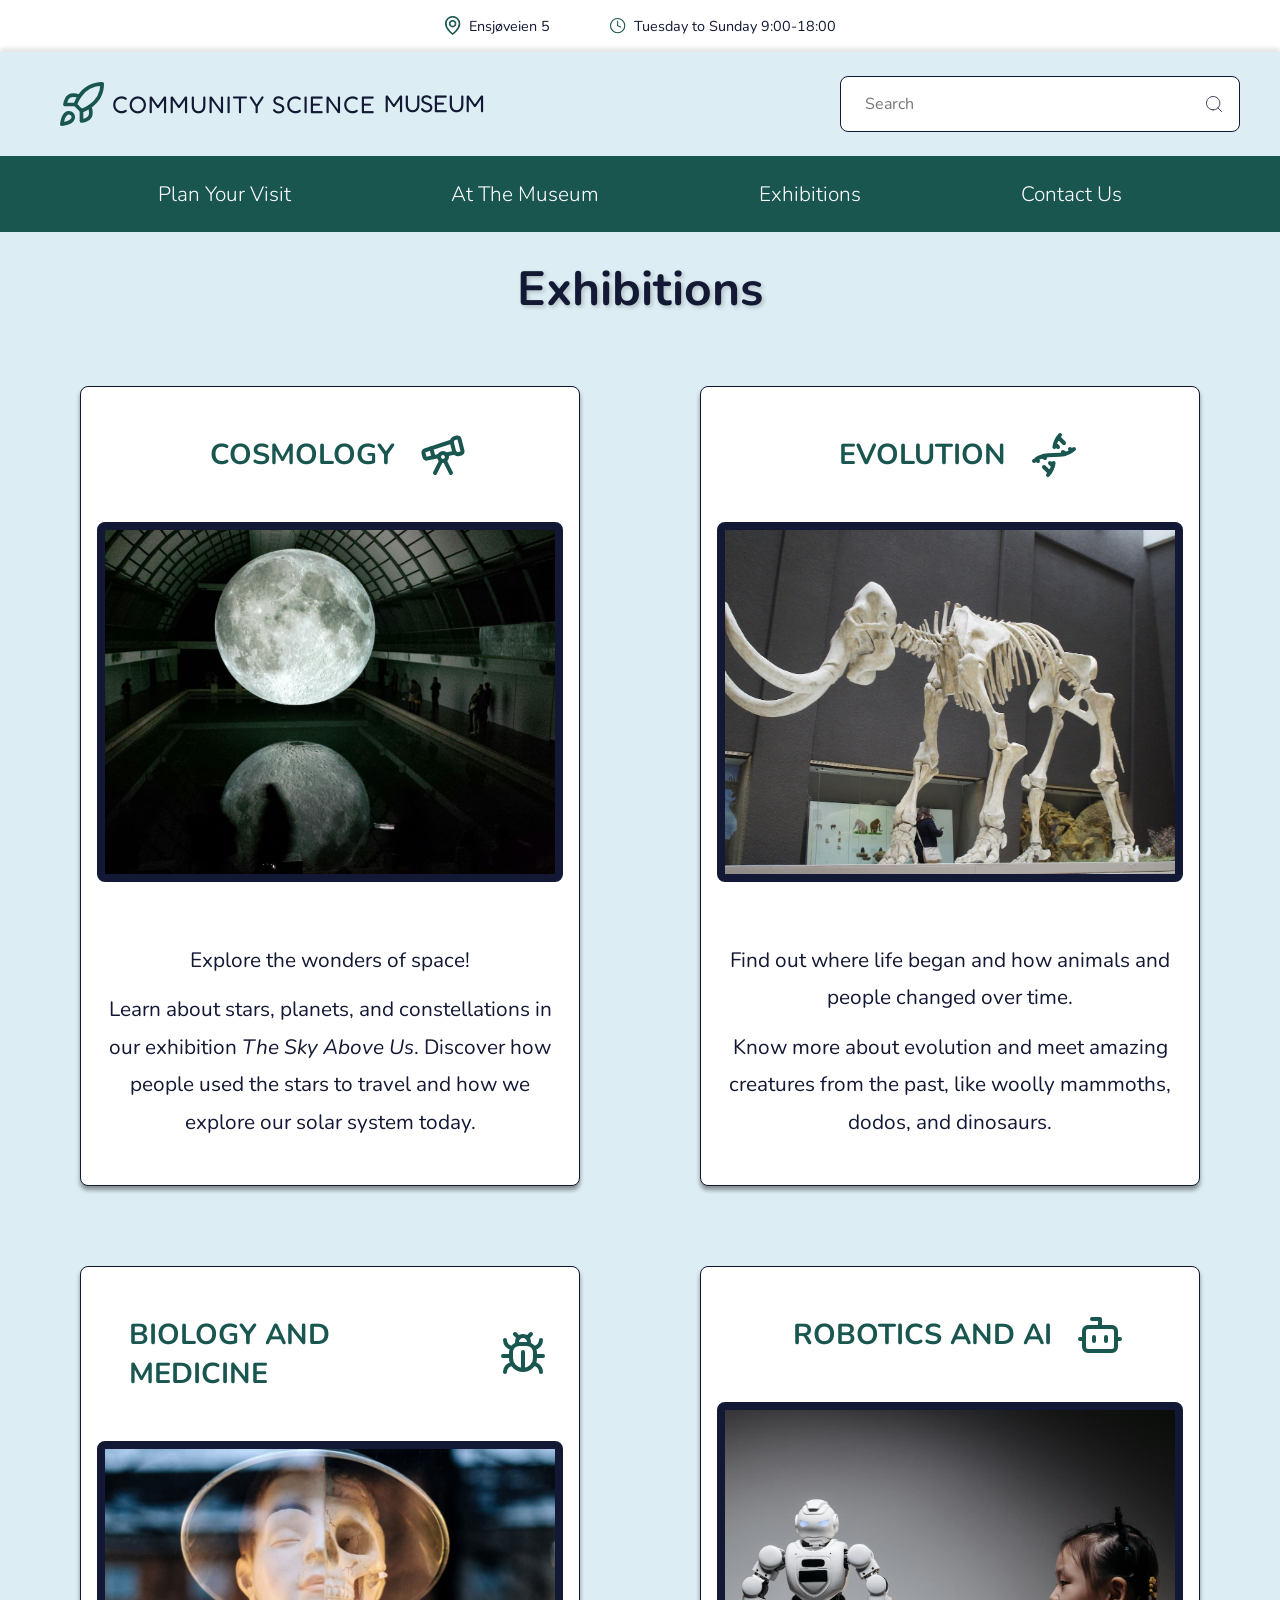
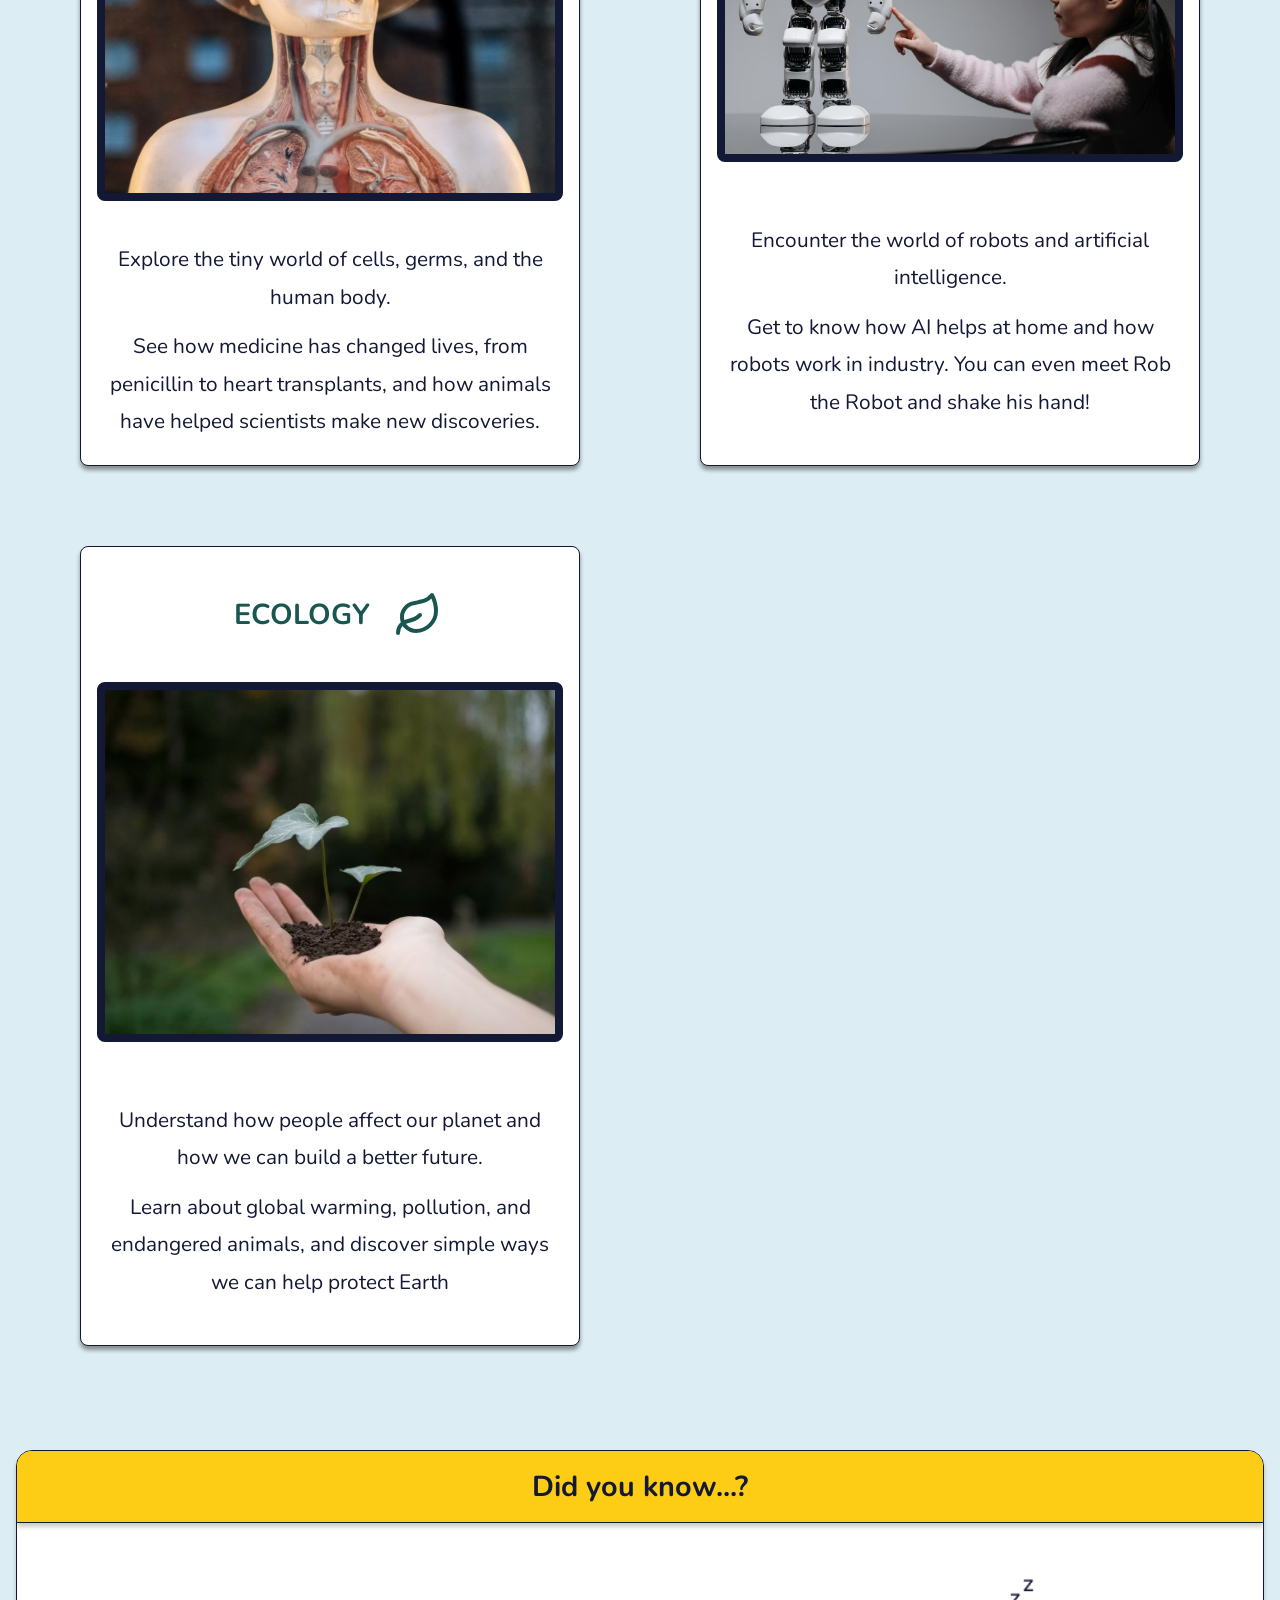
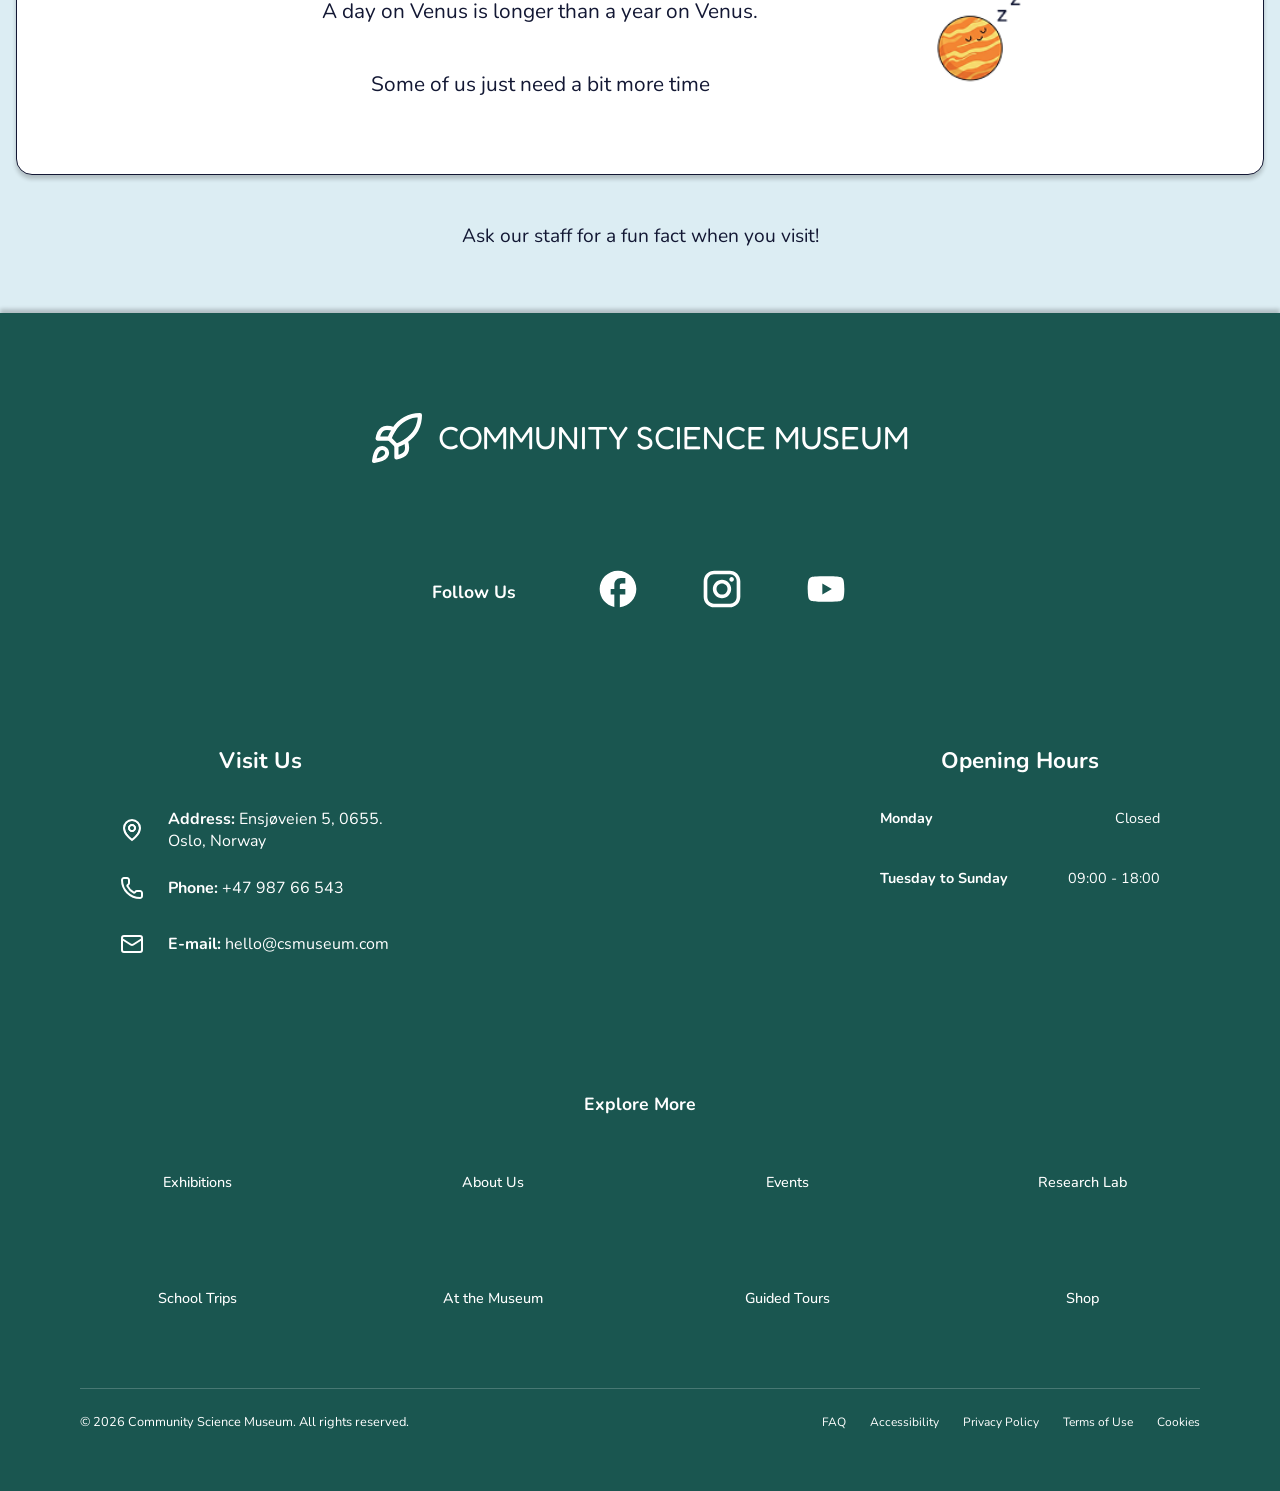
<file: exhibitions.html>
<!DOCTYPE html>
<html lang="en">
<head>
    <title>Exhibitions | CSM </title>
    <link rel="stylesheet" href="styles.css">
    <meta charset="UTF-8">
    <meta name="description" content="Check our permanent exhibitions at the museum">
    <meta name="viewport" content="width=device-width, initial-scale=1.0">
    <link rel="icon" type="image/png" href="images/favicon.png">
    <meta name="format-detection" content="telephone=no">
</head>
<body>
<a href="#main-content" class="skip-link">Skip to main content</a>
    <header>
        <!-- Navigation Bar -->
        <nav class="nav-bar">
            <!-- DESKTOP ONLY -->
            <div class="nav-info-bar">
                <div class="info-item">
                    <img src="icons/location.svg" alt="Location">
                    <span>Ensjøveien 5</span>
                </div>
                <div class="info-item">
                    <img src="icons/clock.svg" alt="Hours">
                    <span>Tuesday to Sunday 9:00-18:00</span>
                </div>
            </div>
            <div class="nav-middle">
                <a href="index.html">
                    <div class="logo">
                        <img src="images/logo.svg" alt="Rocket Icon">
                        <div class="logo-text">
                            <span class="logo-small">COMMUNITY SCIENCE</span>
                            <span class="logo-big">MUSEUM</span>
                        </div>
                    </div>
                </a>
                <div class="search-wrapper">
                    <input type="text" placeholder="Search" class="search-bar">
                    <img src="icons/search.svg" alt="Search">
                </div>
            </div>
            <!-- MOBILE ONLY -->
            <div class="nav-top">
                <a href="index.html">
                    <div class="logo">
                        <img src="images/logo.svg" alt="Rocket icon">
                        <div class="logo-text">
                            <span class="logo-small">COMMUNITY SCIENCE</span>
                            <span class="logo-big">MUSEUM</span>
                        </div>
                    </div>
                </a>
                <div class="info-pills">
                    <div class="pill">
                        <img src="icons/location.svg" alt="Location">
                        <span>Ensjøveien 5</span>
                    </div>
                    <div class="pill">
                        <img src="icons/clock.svg" alt="Hours">
                        <span>Tue-Sun 9:00-18:00</span>
                    </div>
                </div>
            </div>
            <!-- Burger Menu -->
            <label class="nav-bottom" for="menu-toggle" aria-label="Toggle navigation menu">
                <span class="burger">
                    <span class="line"></span>
                    <span class="line"></span>
                    <span class="line"></span>
                </span>
                <span>MENU</span>
            </label>
            <!-- DESKTOP ONLY: nav links -->
            <div class="nav-links">
                <a href="visit.html">Plan Your Visit</a>
                <a href="museum.html">At The Museum</a>
                <a href="exhibitions.html">Exhibitions</a>
                <a href="contact.html">Contact Us</a>
            </div>
        </nav>
        <input type="checkbox" id="menu-toggle">
        <div class="dropdown">
            <div class="search-wrapper">
                <input type="text" placeholder="Search" class="search-bar">
                <img src="icons/search.svg" alt="Search">
            </div>
            <ul>
                <li><a href="visit.html">Plan Your Visit</a></li>
                <li><a href="museum.html">At The Museum</a></li>
                <li><a href="exhibitions.html">Exhibitions</a></li>
                <li><a href="contact.html">Contact Us</a></li>
            </ul>
        </div>
    </header>
    <main id="main-content">
        <h1 class="page-title">Exhibitions</h1>
    <section class="card3-container">
        <div class="card3">
            <div class="card3-top">
                <div class="card3-title">
                    <h2 class="card3-title">COSMOLOGY</h2>
                    <img src="icons/telescope.svg" alt="telescope">
                </div>
                <img src="images/cosmology.jpg" alt="view of the exposition" class="card3-img">
            </div>
            <div class="card3-bottom">
                <p>Explore the wonders of space!</p>
                <p>Learn about stars, planets, and constellations in our exhibition <em>The Sky Above Us</em>. Discover how people used the stars to travel and how we explore our solar system today.</p>
            </div>
        </div>
        <div class="card3">
            <div class="card3-top">
                <div class="card3-title">
                    <h2 class="card3-title">EVOLUTION</h2>
                    <img src="icons/evolution.svg" alt="DNA Structure">
                </div>
                <img src="images/evolution.jpg" alt="Display of the skeleton of a dinosaur" class="card3-img">
            </div>
            <div class="card3-bottom">
                <p>Find out where life began and how animals and people changed over time.</p>
                <p>Know more about evolution and meet amazing creatures from the past, like woolly mammoths, dodos, and dinosaurs.</p>
            </div>
        </div>
        <div class="card3">
            <div class="card3-top">
                <div class="card3-title">
                    <h2 class="card3-title">BIOLOGY AND MEDICINE</h2>
                    <img src="icons/biology.svg" alt="a bug">
                </div>
                <img src="images/biology.jpg" alt="Anatomy of a human body" class="card3-img">
            </div>
            <div class="card3-bottom">
                <p>Explore the tiny world of cells, germs, and the human body.</p>
                <p>See how medicine has changed lives, from penicillin to heart transplants, and how animals have helped scientists make new discoveries.</p>
            </div>
        </div>
        <div class="card3">
            <div class="card3-top">
                <div class="card3-title">
                    <h2 class="card3-title">ROBOTICS AND AI</h2>
                    <img src="icons/robot.svg" alt="a robot">
                </div>
                <img src="images/robotics.jpg" alt="A girl looking at a small robot" class="card3-img">
            </div>
            <div class="card3-bottom">
                <p>Encounter the world of robots and artificial intelligence.</p>
                <p>Get to know how AI helps at home and how robots work in industry. You can even meet Rob the Robot and shake his hand!</p>
            </div>
        </div>
        <div class="card3">
            <div class="card3-top">
                <div class="card3-title">
                    <h2 class="card3-title">ECOLOGY</h2>
                    <img src="icons/ecology.svg" alt="a leaf">
                </div>
                <img src="images/ecology.jpg" alt="A hand holding a plant" class="card3-img">
            </div>
            <div class="card3-bottom">
                <p>Understand how people affect our planet and how we can build a better future.</p>
                <p>Learn about global warming, pollution, and endangered animals, and discover simple ways we can help protect Earth</p>
            </div>
        </div>
    </section>
    <section class="did-you-know">
            <div class="dyk-card">
                <div class="dyk-header">
                    <h3>Did you know...?</h3>
                </div>
                <div class="dyk-body">
                    <div class="dyk-text">
                        <p>A day on Venus is longer than a year on Venus.</p>
                        <p>Some of us just need a bit more time</p>
                    </div>
                    <img src="images/venus.png" alt="Planet Venus sleeping" loading="lazy">
                </div>
            </div>
            <p class="dyk-footer">Ask our staff for a fun fact when you visit!</p>
        </section>
    </main>
<!-- Footer -->
    <footer>
        <!-- Logo -->
        <a href="index.html" class="footer-logo">
            <img src="images/logo.svg" alt="rocket icon">
            <div class="footer-logo-text">
                <span class="logo-small">COMMUNITY SCIENCE</span>
                <span class="logo-big">MUSEUM</span>
            </div>
        </a>
        <!-- Follow Us -->
        <div class="footer-section">
            <h3>Follow Us</h3>
            <div class="social-icons">
                <a href="coming-soon.html"><img src="icons/facebook.svg" alt="Facebook"></a>
                <a href="coming-soon.html"><img src="icons/instagram.svg" alt="Instagram"></a>
                <a href="coming-soon.html"><img src="icons/youtube.svg" alt="Youtube"></a>
            </div>
        </div>
        <!-- Visit Us -->
        <div class="footer-middle">
            <div class="footer-section">
                <h3>Visit Us</h3>
                <div class="footer-contact">
                    <div class="contact-row">
                        <img src="icons/location-footer.svg" alt="Address">
                        <p><strong>Address:</strong> Ensjøveien 5, 0655. Oslo, Norway</p>
                    </div>
                    <div class="contact-row">
                        <img src="icons/phone.svg" alt="Phone">
                        <p><strong>Phone:</strong> +47 987 66 543</p>
                    </div>
                    <div class="contact-row">
                        <img src="icons/email.svg" alt="Email">
                        <p><strong>E-mail:</strong> hello@csmuseum.com</p>
                    </div>
                </div>
            </div>
        <!-- Opening Hours -->
            <div class="footer-section">
                <h3>Opening Hours</h3>
                <div class="opening-hours">
                    <div class="hours-row">
                        <span>Monday</span>
                        <span>Closed</span>
                    </div>
                    <div class="hours-row">
                        <span>Tuesday to Sunday</span>
                        <span>09:00 - 18:00</span>
                    </div>
                </div>
            </div>
        </div>
        <!-- Explore More -->
        <div class="footer-section footer-explore">
            <h3>Explore More</h3>
            <div class="footer-links">
                <a href="exhibitions.html">Exhibitions</a>
                <a href="coming-soon.html">About Us</a>
                <a href="coming-soon.html">Events</a>
                <a href="contact.html">Research Lab</a>
                <a href="contact.html">School Trips</a>
                <a href="museum.html">At the Museum</a>
                <a href="coming-soon.html">Guided Tours</a>
                <a href="coming-soon.html">Shop</a>
            </div>
        </div>
        <!-- Bottom -->
        <div class="footer-bottom">
            <p>© 2026 Community Science Museum. All rights reserved.</p>
            <div class="footer-legal">
                <a href="coming-soon.html">FAQ</a>
                <a href="museum.html">Accessibility</a>
                <a href="coming-soon.html">Privacy Policy</a>
                <a href="coming-soon.html">Terms of Use</a>
                <a href="coming-soon.html">Cookies</a>
            </div>
        </div>
    </footer>
</body>
</file>
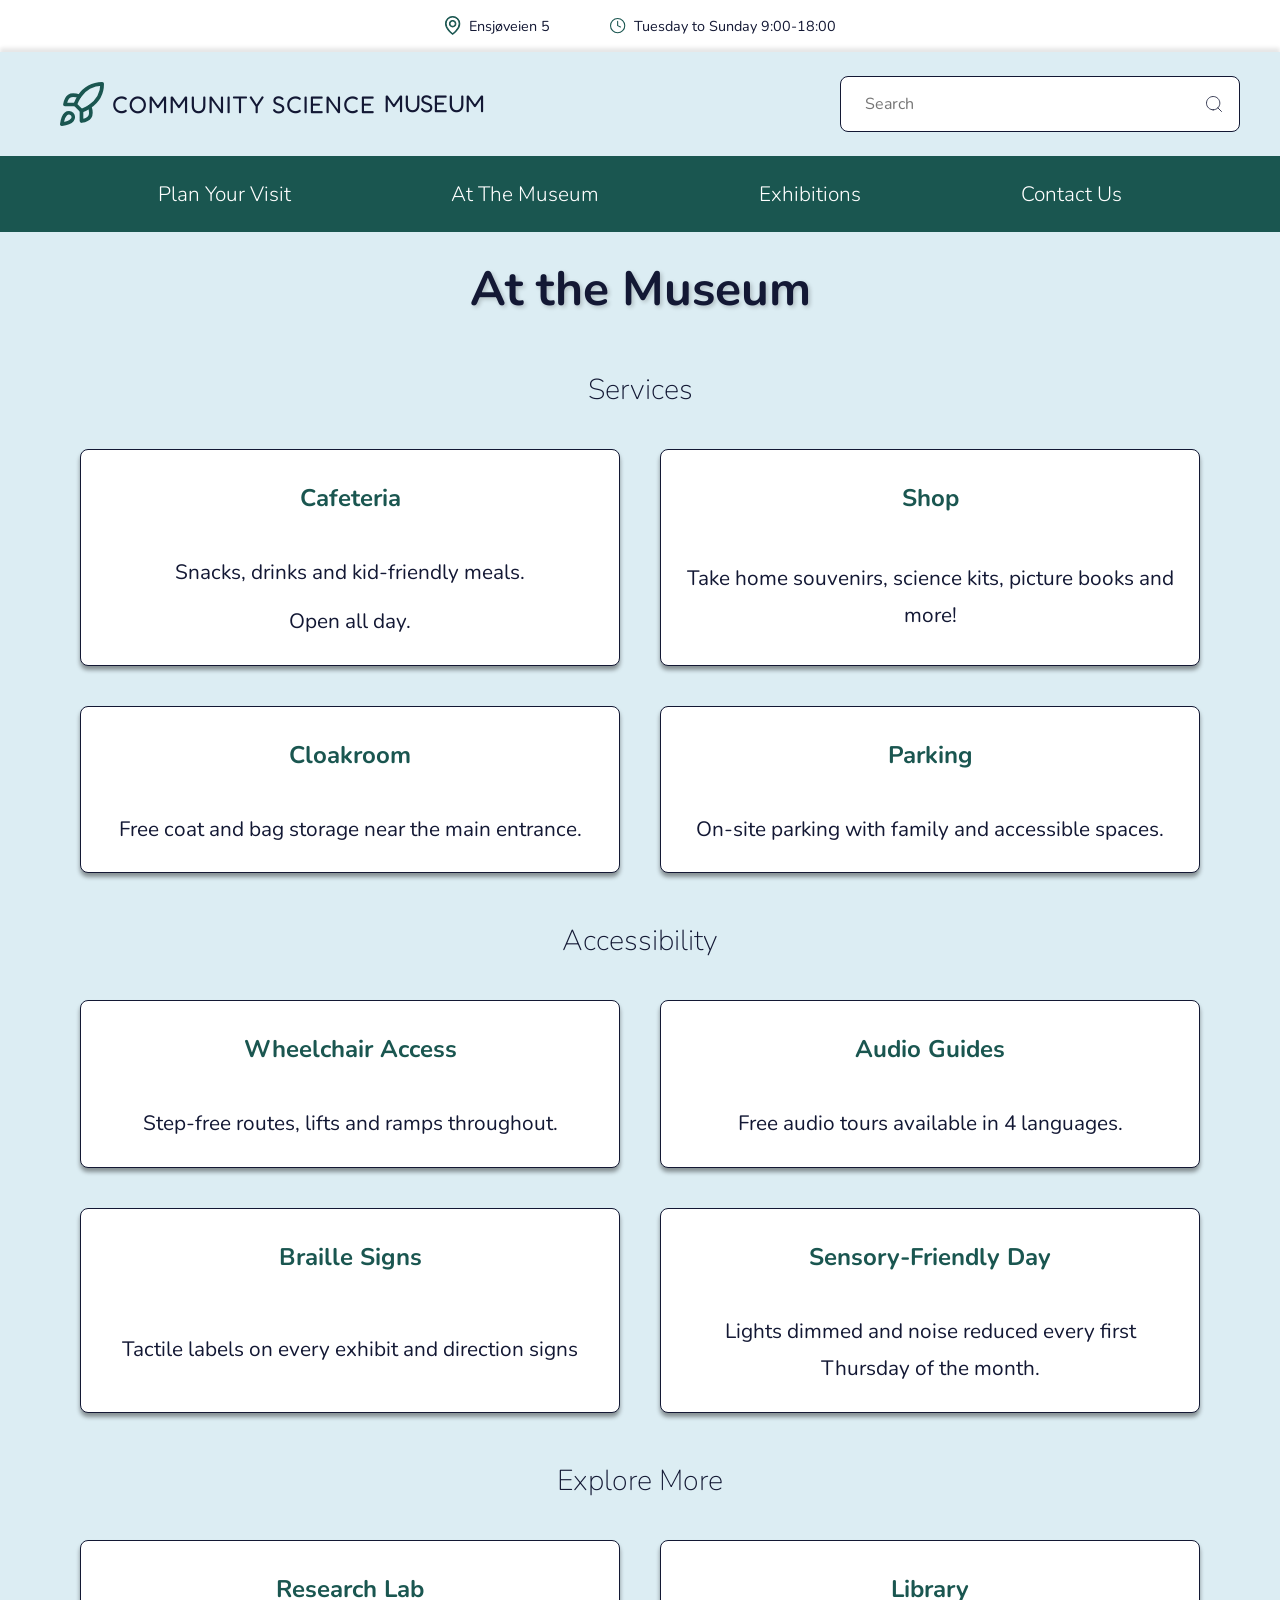
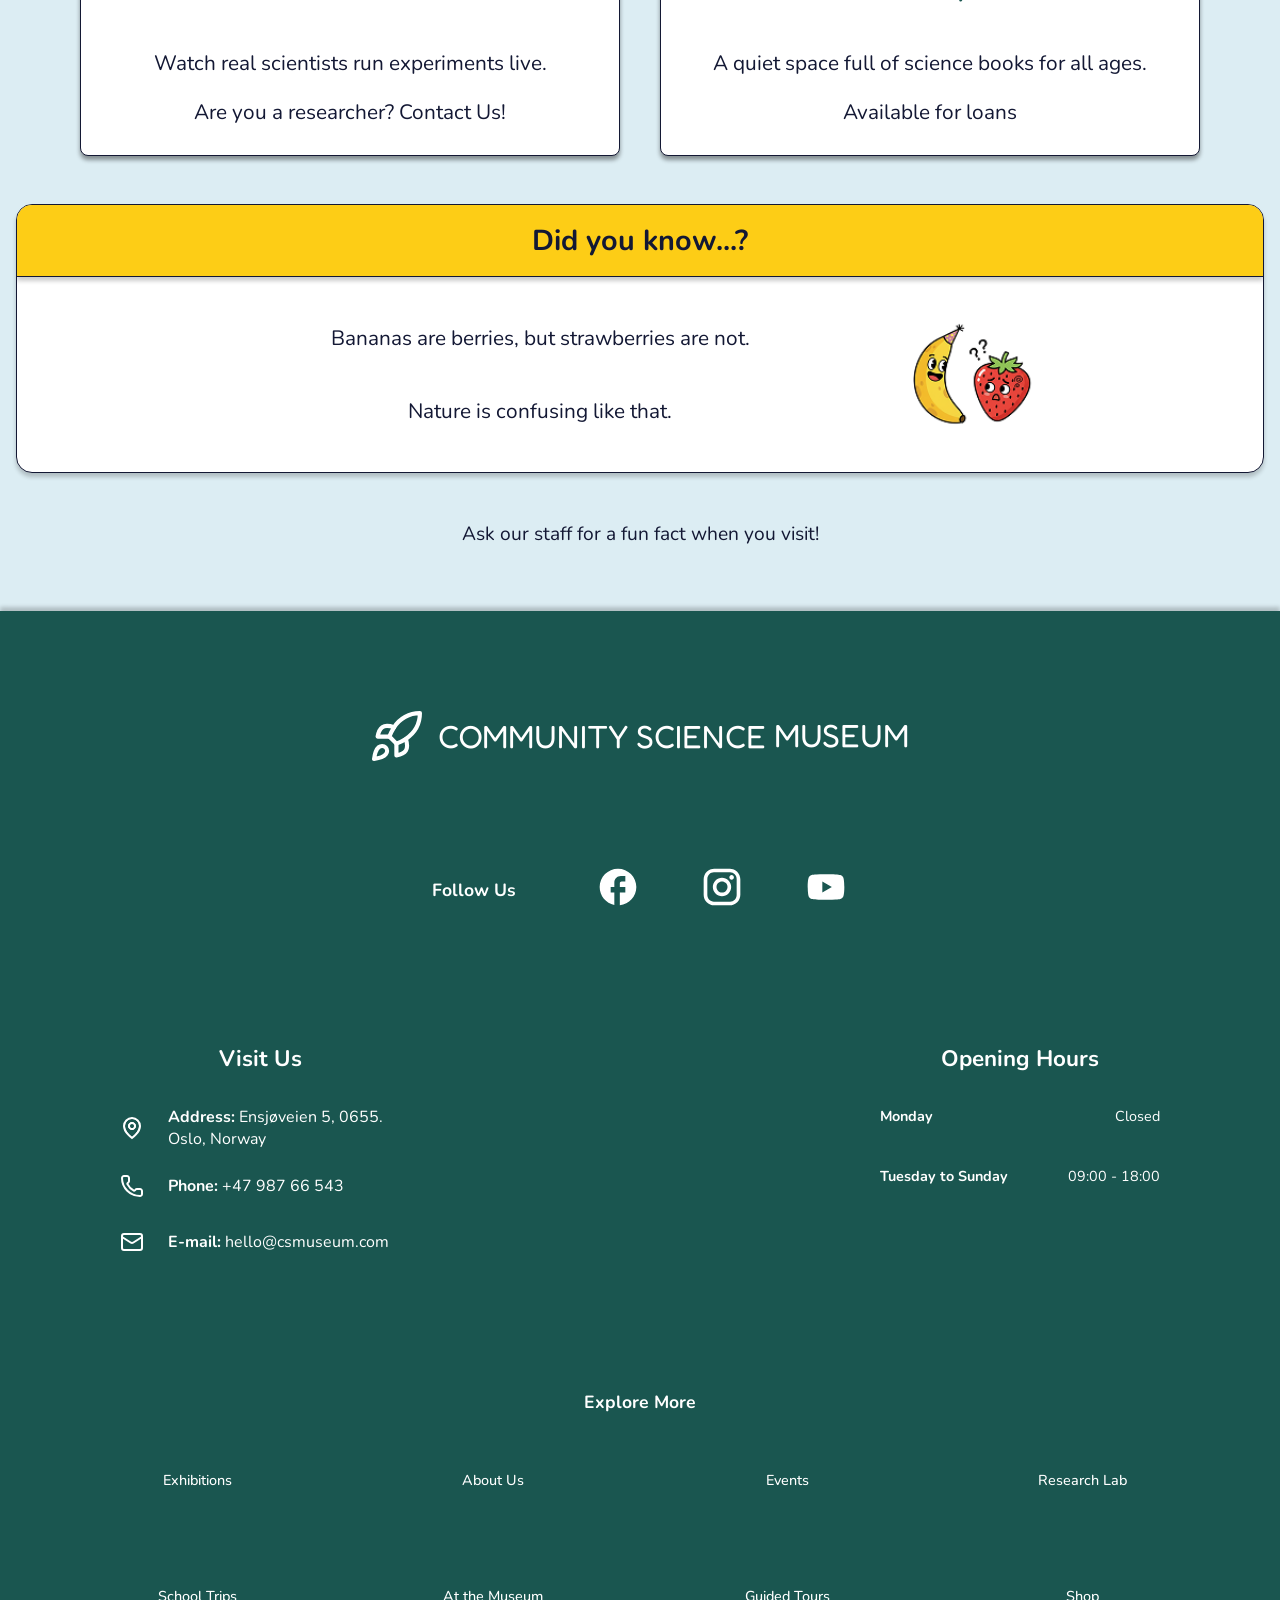
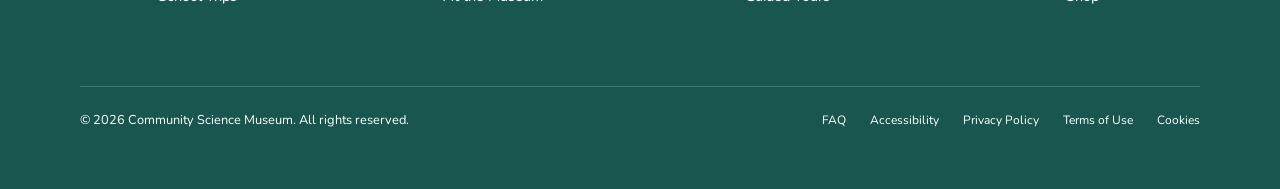
<file: museum.html>
<!DOCTYPE html>
<html lang="en">
<head>
    <title>At the museum | CSM </title>
    <link rel="stylesheet" href="styles.css">
    <meta charset="UTF-8">
    <meta name="description" content="What you can find in the museum">
    <meta name="viewport" content="width=device-width, initial-scale=1.0">
    <link rel="icon" type="image/png" href="images/favicon.png">
    <meta name="format-detection" content="telephone=no">
</head>
<body>
<a href="#main-content" class="skip-link">Skip to main content</a>
    <header>
        <!-- Navigation Bar -->
        <nav class="nav-bar">
            <!-- DESKTOP ONLY -->
            <div class="nav-info-bar">
                <div class="info-item">
                    <img src="icons/location.svg" alt="Location">
                    <span>Ensjøveien 5</span>
                </div>
                <div class="info-item">
                    <img src="icons/clock.svg" alt="Hours">
                    <span>Tuesday to Sunday 9:00-18:00</span>
                </div>
            </div>
            <div class="nav-middle">
                <a href="index.html">
                    <div class="logo">
                        <img src="images/logo.svg" alt="Rocket Icon">
                        <div class="logo-text">
                            <span class="logo-small">COMMUNITY SCIENCE</span>
                            <span class="logo-big">MUSEUM</span>
                        </div>
                    </div>
                </a>
                <div class="search-wrapper">
                    <input type="text" placeholder="Search" class="search-bar">
                    <img src="icons/search.svg" alt="Search">
                </div>
            </div>
            <!-- MOBILE ONLY -->
            <div class="nav-top">
                <a href="index.html">
                    <div class="logo">
                        <img src="images/logo.svg" alt="Rocket icon">
                        <div class="logo-text">
                            <span class="logo-small">COMMUNITY SCIENCE</span>
                            <span class="logo-big">MUSEUM</span>
                        </div>
                    </div>
                </a>
                <div class="info-pills">
                    <div class="pill">
                        <img src="icons/location.svg" alt="Location">
                        <span>Ensjøveien 5</span>
                    </div>
                    <div class="pill">
                        <img src="icons/clock.svg" alt="Hours">
                        <span>Tue-Sun 9:00-18:00</span>
                    </div>
                </div>
            </div>
            <!-- Burger Menu -->
            <label class="nav-bottom" for="menu-toggle" aria-label="Toggle navigation menu">
                <span class="burger">
                    <span class="line"></span>
                    <span class="line"></span>
                    <span class="line"></span>
                </span>
                <span>MENU</span>
            </label>
            <!-- DESKTOP ONLY: nav links -->
            <div class="nav-links">
                <a href="visit.html">Plan Your Visit</a>
                <a href="museum.html">At The Museum</a>
                <a href="exhibitions.html">Exhibitions</a>
                <a href="contact.html">Contact Us</a>
            </div>
        </nav>
        <input type="checkbox" id="menu-toggle">
        <div class="dropdown">
            <div class="search-wrapper">
                <input type="text" placeholder="Search" class="search-bar">
                <img src="icons/search.svg" alt="Search">
            </div>
            <ul>
                <li><a href="visit.html">Plan Your Visit</a></li>
                <li><a href="museum.html">At The Museum</a></li>
                <li><a href="exhibitions.html">Exhibitions</a></li>
                <li><a href="contact.html">Contact Us</a></li>
            </ul>
        </div>
    </header>
    <main id="main-content">
        <h1 class="page-title">At the Museum</h1>
        <section class="services">
            <h2>Services</h2>
            <div class="card3-container">
                <div class="card3">
                    <div class="card3-top">
                        <h3 class="card3-title">Cafeteria</h3>
                    </div>
                    <div class="card3-bottom">
                        <p>Snacks, drinks and kid-friendly meals.</p>
                        <p>Open all day.</p>
                    </div>
                </div>
                <div class="card3">
                    <div class="card3-top">
                        <h3 class="card3-title">Shop</h3>
                    </div>
                    <div class="card3-bottom">
                        <p>Take home souvenirs, science kits, picture books and more!</p>
                    </div>
                </div>
                <div class="card3">
                    <div class="card3-top">
                        <h3 class="card3-title">Cloakroom</h3>
                    </div>
                    <div class="card3-bottom">
                        <p>Free coat and bag storage near the main entrance.</p>
                    </div>
                </div>
                <div class="card3">
                    <div class="card3-top">
                        <h3 class="card3-title">Parking</h3>
                    </div>
                    <div class="card3-bottom">
                        <p>On-site parking with family and accessible spaces.</p>
                    </div>
                </div>
            </div>
        </section>
        <section class="accessibility">
            <h2>Accessibility</h2>
            <div class="card3-container">
                <div class="card3">
                    <div class="card3-top">
                        <h3 class="card3-title">Wheelchair Access</h3>
                    </div>
                    <div class="card3-bottom">
                        <p>Step-free routes, lifts and ramps throughout.</p>
                    </div>
                </div>
                <div class="card3">
                    <div class="card3-top">
                        <h3 class="card3-title">Audio Guides</h3>
                    </div>
                    <div class="card3-bottom">
                        <p>Free audio tours available in 4 languages.</p>
                    </div>
                </div>
                <div class="card3">
                    <div class="card3-top">
                        <h3 class="card3-title">Braille Signs</h3>
                    </div>
                    <div class="card3-bottom">
                        <p>Tactile labels on every exhibit and direction signs</p>
                    </div>
                </div>
                <div class="card3">
                    <div class="card3-top">
                        <h3 class="card3-title">Sensory-Friendly Day</h3>
                    </div>
                    <div class="card3-bottom">
                        <p>Lights dimmed and noise reduced every first Thursday of the month.</p>
                    </div>
                </div>
            </div>
        </section>
        <section class="explore-more">
            <h2>Explore More</h2>
            <div class="card3-container">
                <a href="contact-html" class="card3-link">
                    <div class="card3">
                        <div class="card3-top">
                            <h3 class="card3-title">Research Lab</h3>
                        </div>
                        <div class="card3-bottom">
                            <p>Watch real scientists run experiments live.</p>
                            <p>Are you a researcher? Contact Us!</p>
                        </div>
                    </div>
                </a>
                <div class="card3">
                    <div class="card3-top">
                        <h3 class="card3-title">Library</h3>
                    </div>
                    <div class="card3-bottom">
                        <p>A quiet space full of science books for all ages.</p>
                        <p>Available for loans</p>
                    </div>
                </div>
            </div>
        </section>
        <section class="did-you-know">
            <div class="dyk-card">
                <div class="dyk-header">
                    <h3>Did you know...?</h3>
                </div>
                <div class="dyk-body">
                    <div class="dyk-text">
                        <p>Bananas are berries, but strawberries are not.</p>
                        <p>Nature is confusing like that.</p>
                    </div>
                    <img src="images/banana-straw.png" alt="A smiling banana and a confused strawberry" loading="lazy">
                </div>
            </div>
            <p class="dyk-footer">Ask our staff for a fun fact when you visit!</p>
        </section>
    </main>
    <!-- Footer -->
    <footer>
        <!-- Logo -->
        <a href="index.html" class="footer-logo">
            <img src="images/logo.svg" alt="rocket icon">
            <div class="footer-logo-text">
                <span class="logo-small">COMMUNITY SCIENCE</span>
                <span class="logo-big">MUSEUM</span>
            </div>
        </a>
        <!-- Follow Us -->
        <div class="footer-section">
            <h3>Follow Us</h3>
            <div class="social-icons">
                <a href="coming-soon.html"><img src="icons/facebook.svg" alt="Facebook"></a>
                <a href="coming-soon.html"><img src="icons/instagram.svg" alt="Instagram"></a>
                <a href="coming-soon.html"><img src="icons/youtube.svg" alt="Youtube"></a>
            </div>
        </div>
        <!-- Visit Us -->
        <div class="footer-middle">
            <div class="footer-section">
                <h3>Visit Us</h3>
                <div class="footer-contact">
                    <div class="contact-row">
                        <img src="icons/location-footer.svg" alt="Address">
                        <p><strong>Address:</strong> Ensjøveien 5, 0655. Oslo, Norway</p>
                    </div>
                    <div class="contact-row">
                        <img src="icons/phone.svg" alt="Phone">
                        <p><strong>Phone:</strong> +47 987 66 543</p>
                    </div>
                    <div class="contact-row">
                        <img src="icons/email.svg" alt="Email">
                        <p><strong>E-mail:</strong> hello@csmuseum.com</p>
                    </div>
                </div>
            </div>
        <!-- Opening Hours -->
            <div class="footer-section">
                <h3>Opening Hours</h3>
                <div class="opening-hours">
                    <div class="hours-row">
                        <span>Monday</span>
                        <span>Closed</span>
                    </div>
                    <div class="hours-row">
                        <span>Tuesday to Sunday</span>
                        <span>09:00 - 18:00</span>
                    </div>
                </div>
            </div>
        </div>
        <!-- Explore More -->
        <div class="footer-section footer-explore">
            <h3>Explore More</h3>
            <div class="footer-links">
                <a href="exhibitions.html">Exhibitions</a>
                <a href="coming-soon.html">About Us</a>
                <a href="coming-soon.html">Events</a>
                <a href="contact.html">Research Lab</a>
                <a href="contact.html">School Trips</a>
                <a href="museum.html">At the Museum</a>
                <a href="coming-soon.html">Guided Tours</a>
                <a href="coming-soon.html">Shop</a>
            </div>
        </div>
        <!-- Bottom -->
        <div class="footer-bottom">
            <p>© 2026 Community Science Museum. All rights reserved.</p>
            <div class="footer-legal">
                <a href="coming-soon.html">FAQ</a>
                <a href="museum.html">Accessibility</a>
                <a href="coming-soon.html">Privacy Policy</a>
                <a href="coming-soon.html">Terms of Use</a>
                <a href="coming-soon.html">Cookies</a>
            </div>
        </div>
    </footer>
</body>
</file>
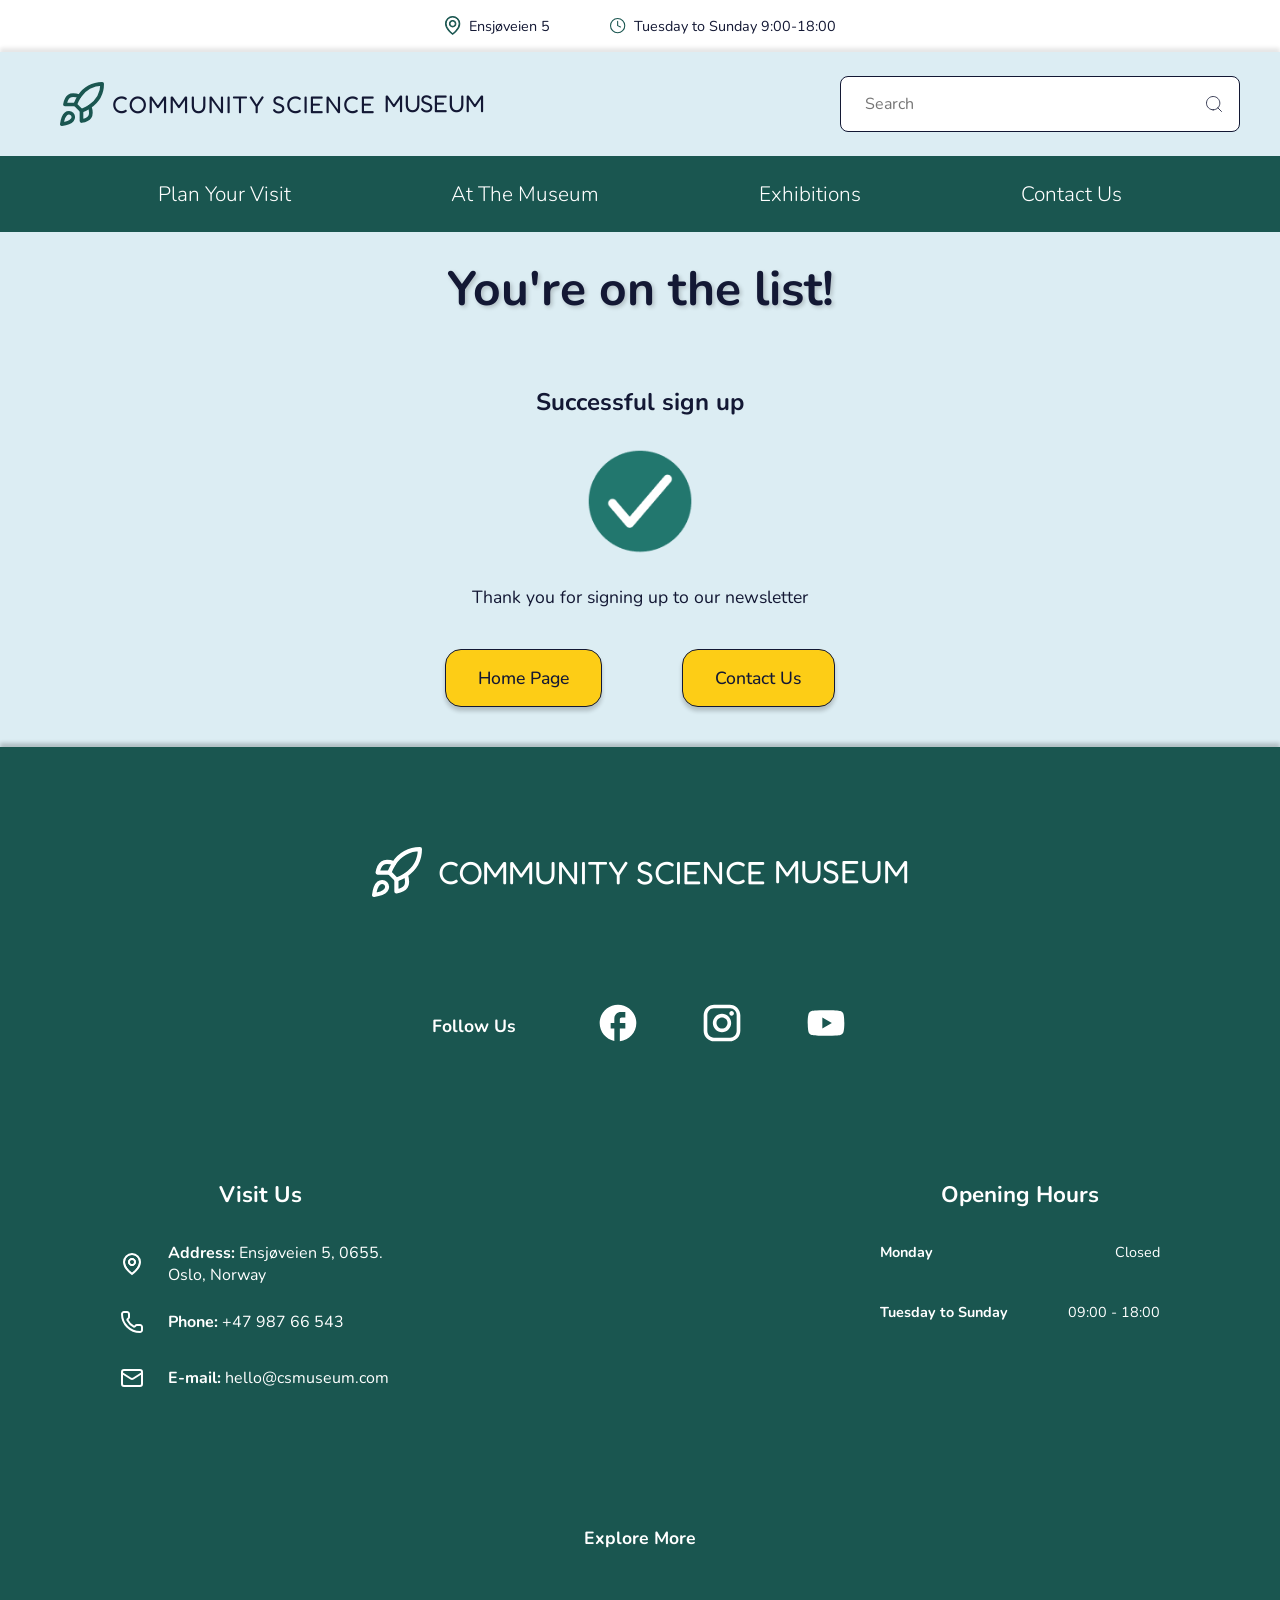
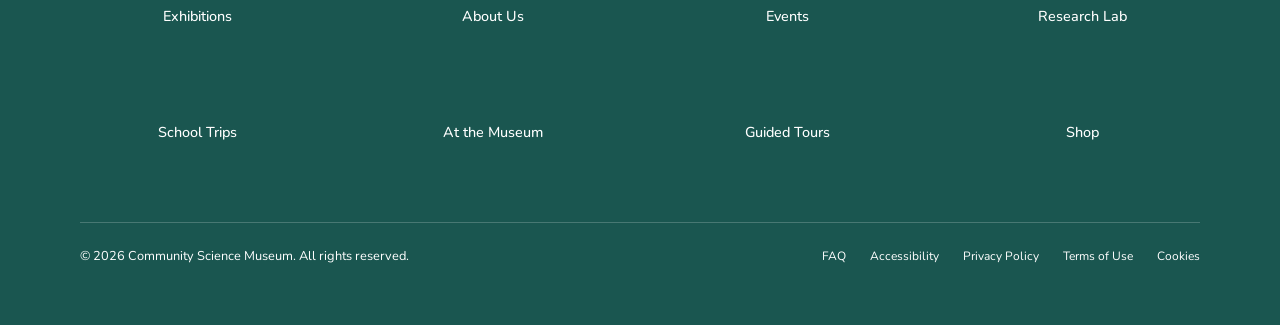
<file: newsletter-confirmation.html>
<!DOCTYPE html>
<html lang="en">
<head>
    <title>Sign up confirmed| CSM </title>
    <link rel="stylesheet" href="styles.css">
    <meta charset="UTF-8">
    <meta name="description" content="Confirmation of newsletter sign up">
    <meta name="viewport" content="width=device-width, initial-scale=1.0">
    <link rel="icon" type="image/png" href="images/favicon.png">
    <meta name="format-detection" content="telephone=no">
</head>
<body>
<a href="#main-content" class="skip-link">Skip to main content</a>
    <header>
        <!-- Navigation Bar -->
        <nav class="nav-bar">
            <!-- DESKTOP ONLY -->
            <div class="nav-info-bar">
                <div class="info-item">
                    <img src="icons/location.svg" alt="Location">
                    <span>Ensjøveien 5</span>
                </div>
                <div class="info-item">
                    <img src="icons/clock.svg" alt="Hours">
                    <span>Tuesday to Sunday 9:00-18:00</span>
                </div>
            </div>
            <div class="nav-middle">
                <a href="index.html">
                    <div class="logo">
                        <img src="images/logo.svg" alt="Rocket Icon">
                        <div class="logo-text">
                            <span class="logo-small">COMMUNITY SCIENCE</span>
                            <span class="logo-big">MUSEUM</span>
                        </div>
                    </div>
                </a>
                <div class="search-wrapper">
                    <input type="text" placeholder="Search" class="search-bar">
                    <img src="icons/search.svg" alt="Search">
                </div>
            </div>
            <!-- MOBILE ONLY -->
            <div class="nav-top">
                <a href="index.html">
                    <div class="logo">
                        <img src="images/logo.svg" alt="Rocket icon">
                        <div class="logo-text">
                            <span class="logo-small">COMMUNITY SCIENCE</span>
                            <span class="logo-big">MUSEUM</span>
                        </div>
                    </div>
                </a>
                <div class="info-pills">
                    <div class="pill">
                        <img src="icons/location.svg" alt="Location">
                        <span>Ensjøveien 5</span>
                    </div>
                    <div class="pill">
                        <img src="icons/clock.svg" alt="Hours">
                        <span>Tue-Sun 9:00-18:00</span>
                    </div>
                </div>
            </div>
            <!-- Burger Menu -->
            <label class="nav-bottom" for="menu-toggle" aria-label="Toggle navigation menu">
                <span class="burger">
                    <span class="line"></span>
                    <span class="line"></span>
                    <span class="line"></span>
                </span>
                <span>MENU</span>
            </label>
            <!-- DESKTOP ONLY: nav links -->
            <div class="nav-links">
                <a href="visit.html">Plan Your Visit</a>
                <a href="museum.html">At The Museum</a>
                <a href="exhibitions.html">Exhibitions</a>
                <a href="contact.html">Contact Us</a>
            </div>
        </nav>
        <input type="checkbox" id="menu-toggle">
        <div class="dropdown">
            <div class="search-wrapper">
                <input type="text" placeholder="Search" class="search-bar">
                <img src="icons/search.svg" alt="Search">
            </div>
            <ul>
                <li><a href="visit.html">Plan Your Visit</a></li>
                <li><a href="museum.html">At The Museum</a></li>
                <li><a href="exhibitions.html">Exhibitions</a></li>
                <li><a href="contact.html">Contact Us</a></li>
            </ul>
        </div>
    </header>
    <main id="main-content">
        <h1 class="page-title">You're on the list!</h1>
        <section class="confirmation-msg">
            <div class="msg-received">
                <h2>Successful sign up</h2>
                <img src="images/confirmed.png" alt="success icon">
                <p>Thank you for signing up to our newsletter</p>
            </div>
            <div class="buttons">
                <a href="index.html" class="btn">Home Page</a>
                <a href="contact.html" class="btn">Contact Us</a>
            </div>
        </section>
    </main>
    <!-- Footer -->
    <footer>
        <!-- Logo -->
        <a href="index.html" class="footer-logo">
            <img src="images/logo.svg" alt="rocket icon">
            <div class="footer-logo-text">
                <span class="logo-small">COMMUNITY SCIENCE</span>
                <span class="logo-big">MUSEUM</span>
            </div>
        </a>
        <!-- Follow Us -->
        <div class="footer-section">
            <h3>Follow Us</h3>
            <div class="social-icons">
                <a href="coming-soon.html"><img src="icons/facebook.svg" alt="Facebook"></a>
                <a href="coming-soon.html"><img src="icons/instagram.svg" alt="Instagram"></a>
                <a href="coming-soon.html"><img src="icons/youtube.svg" alt="Youtube"></a>
            </div>
        </div>
        <!-- Visit Us -->
        <div class="footer-middle">
            <div class="footer-section">
                <h3>Visit Us</h3>
                <div class="footer-contact">
                    <div class="contact-row">
                        <img src="icons/location-footer.svg" alt="Address">
                        <p><strong>Address:</strong> Ensjøveien 5, 0655. Oslo, Norway</p>
                    </div>
                    <div class="contact-row">
                        <img src="icons/phone.svg" alt="Phone">
                        <p><strong>Phone:</strong> +47 987 66 543</p>
                    </div>
                    <div class="contact-row">
                        <img src="icons/email.svg" alt="Email">
                        <p><strong>E-mail:</strong> hello@csmuseum.com</p>
                    </div>
                </div>
            </div>
        <!-- Opening Hours -->
            <div class="footer-section">
                <h3>Opening Hours</h3>
                <div class="opening-hours">
                    <div class="hours-row">
                        <span>Monday</span>
                        <span>Closed</span>
                    </div>
                    <div class="hours-row">
                        <span>Tuesday to Sunday</span>
                        <span>09:00 - 18:00</span>
                    </div>
                </div>
            </div>
        </div>
        <!-- Explore More -->
        <div class="footer-section footer-explore">
            <h3>Explore More</h3>
            <div class="footer-links">
                <a href="exhibitions.html">Exhibitions</a>
                <a href="coming-soon.html">About Us</a>
                <a href="coming-soon.html">Events</a>
                <a href="contact.html">Research Lab</a>
                <a href="contact.html">School Trips</a>
                <a href="museum.html">At the Museum</a>
                <a href="coming-soon.html">Guided Tours</a>
                <a href="coming-soon.html">Shop</a>
            </div>
        </div>
        <!-- Bottom -->
        <div class="footer-bottom">
            <p>© 2026 Community Science Museum. All rights reserved.</p>
            <div class="footer-legal">
                <a href="coming-soon.html">FAQ</a>
                <a href="museum.html">Accessibility</a>
                <a href="coming-soon.html">Privacy Policy</a>
                <a href="coming-soon.html">Terms of Use</a>
                <a href="coming-soon.html">Cookies</a>
            </div>
        </div>
    </footer>
</body>
</file>
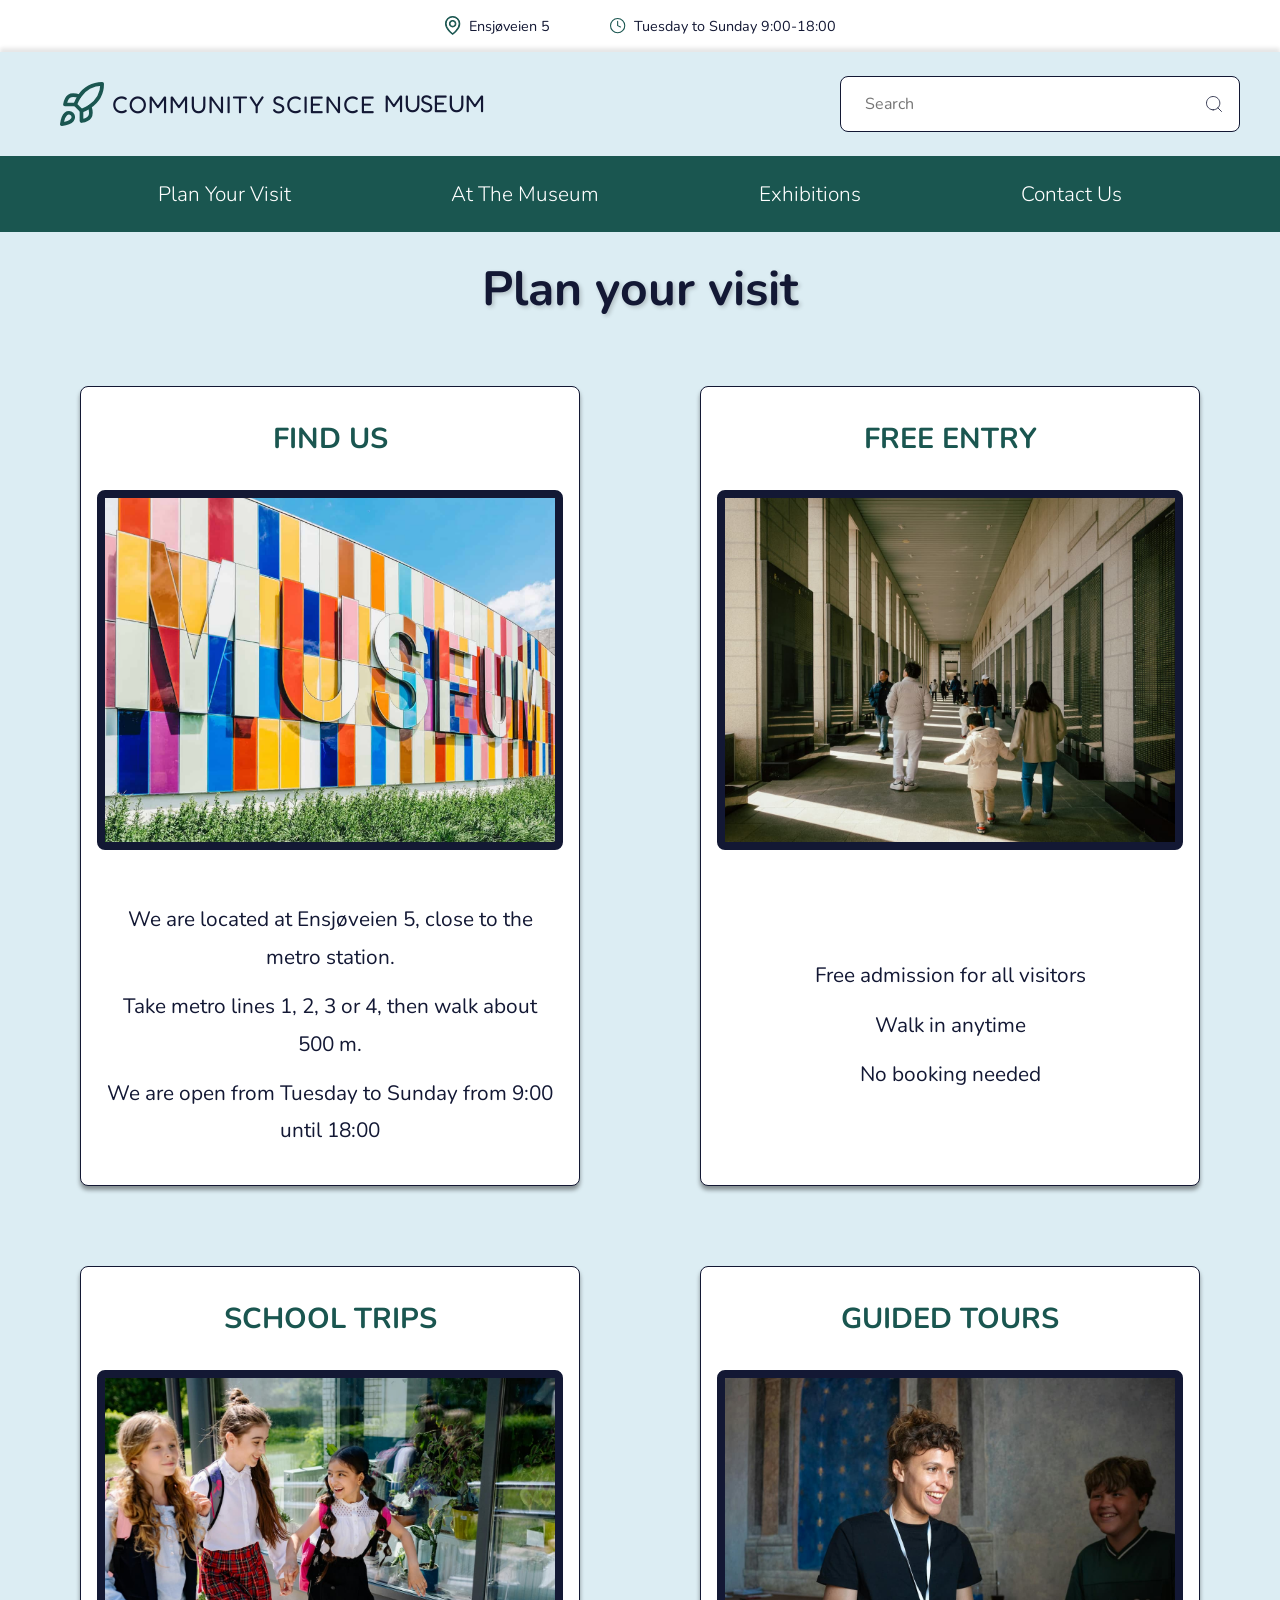
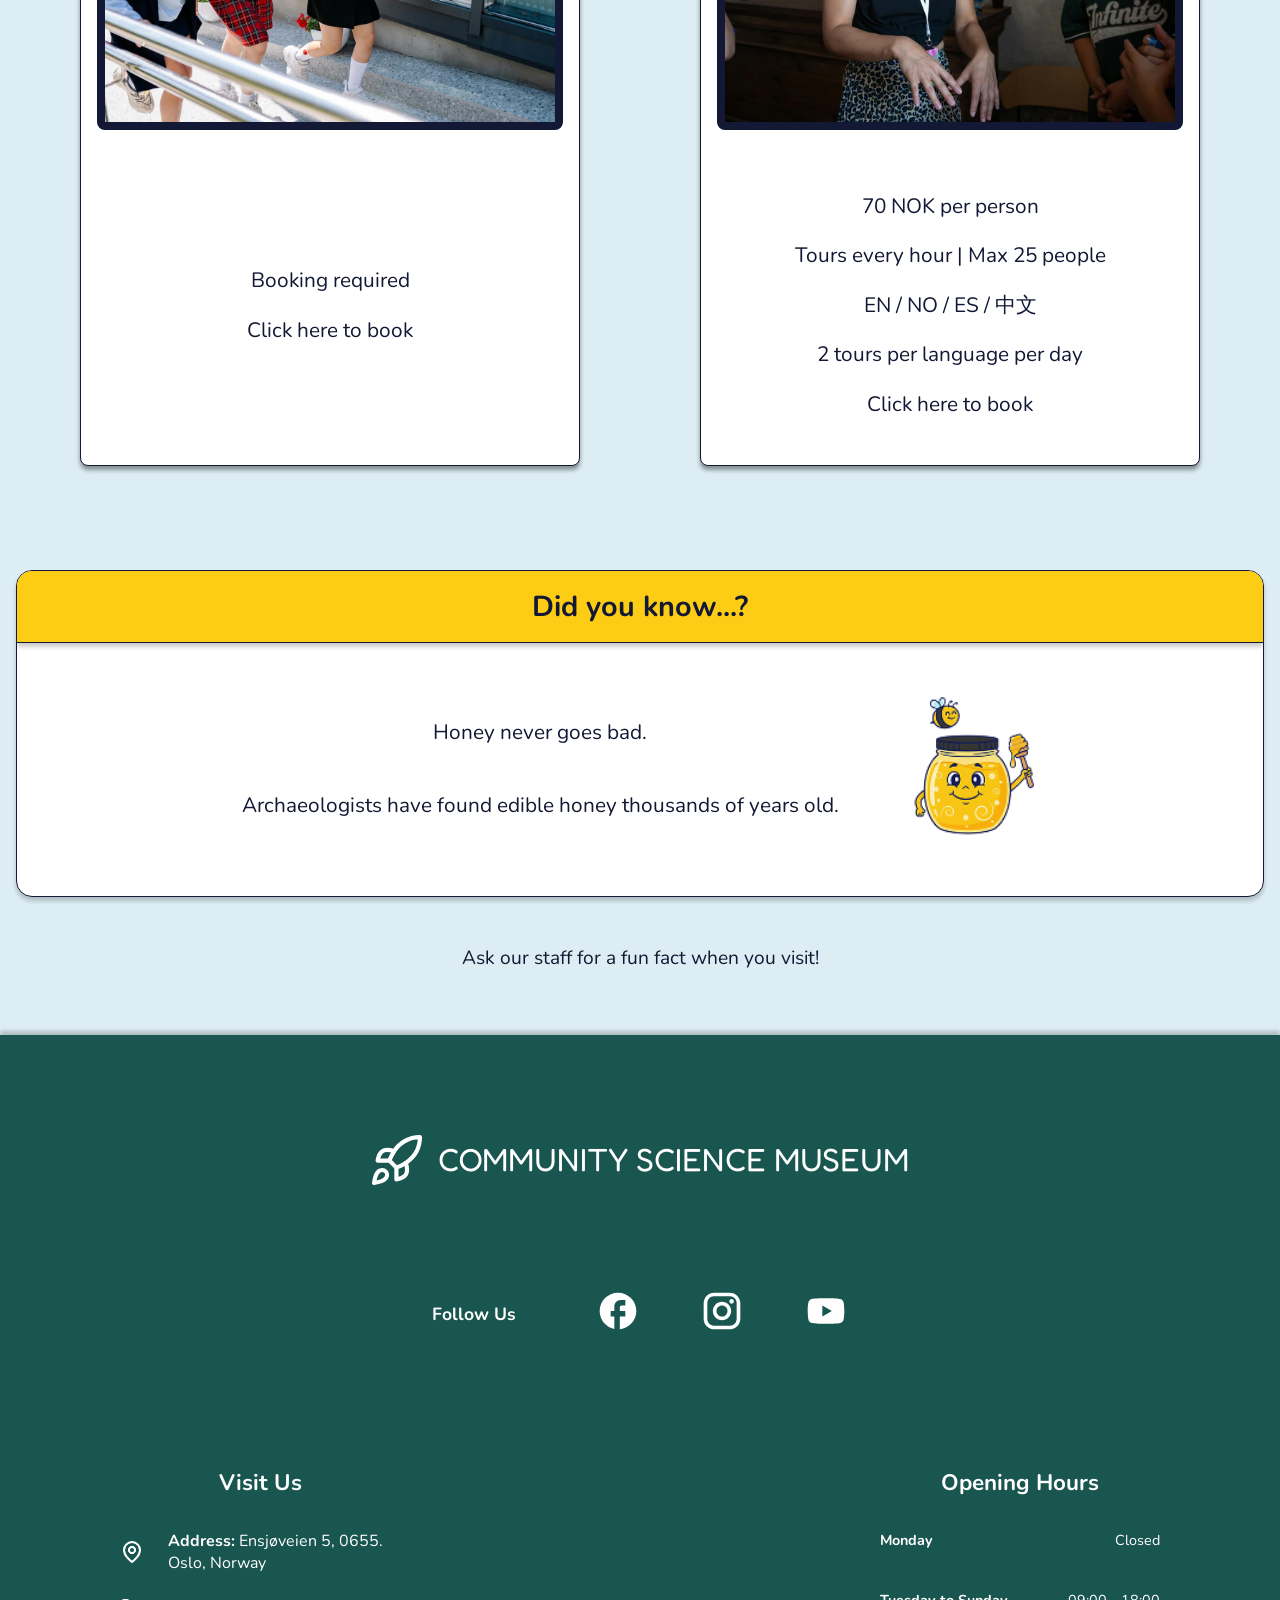
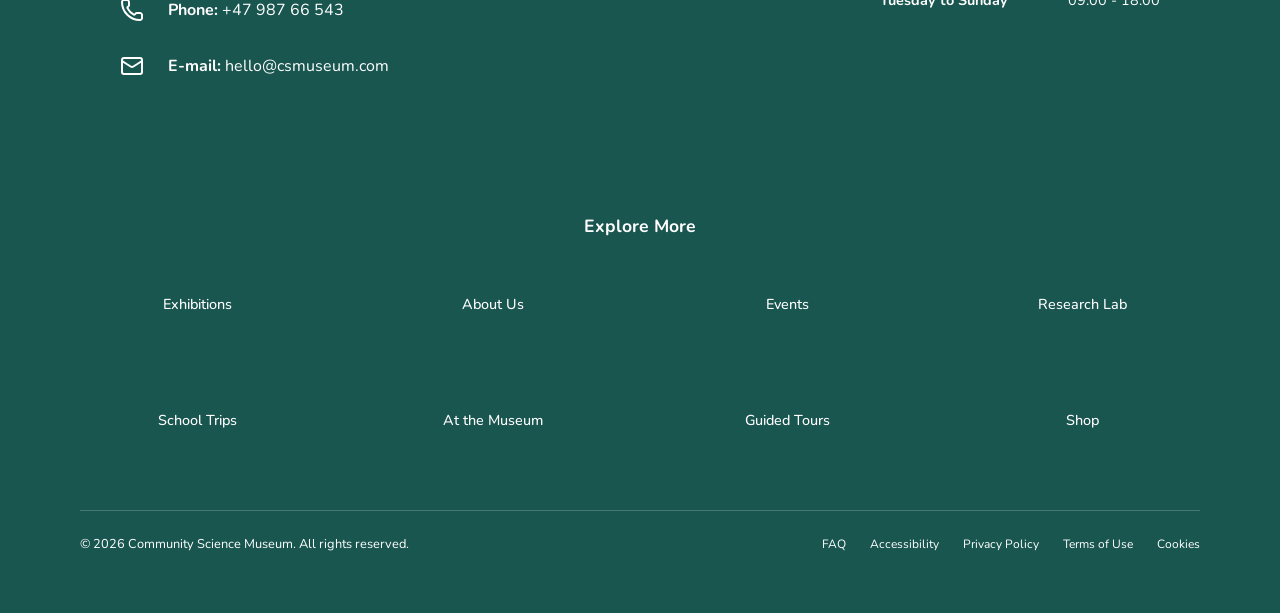
<file: visit.html>
<!DOCTYPE html>
<html lang="en">
<head>
    <title>Plan your visit | CSM </title>
    <link rel="stylesheet" href="styles.css">
    <meta charset="UTF-8">
    <meta name="description" content="Plan your visit to our museum">
    <meta name="viewport" content="width=device-width, initial-scale=1.0">
    <link rel="icon" type="image/png" href="images/favicon.png">
    <meta name="format-detection" content="telephone=no">
</head>
<body>
<a href="#main-content" class="skip-link">Skip to main content</a>
    <header>
        <!-- Navigation Bar -->
        <nav class="nav-bar">
            <!-- DESKTOP ONLY -->
            <div class="nav-info-bar">
                <div class="info-item">
                    <img src="icons/location.svg" alt="Location">
                    <span>Ensjøveien 5</span>
                </div>
                <div class="info-item">
                    <img src="icons/clock.svg" alt="Hours">
                    <span>Tuesday to Sunday 9:00-18:00</span>
                </div>
            </div>
            <div class="nav-middle">
                <a href="index.html">
                    <div class="logo">
                        <img src="images/logo.svg" alt="Rocket Icon">
                        <div class="logo-text">
                            <span class="logo-small">COMMUNITY SCIENCE</span>
                            <span class="logo-big">MUSEUM</span>
                        </div>
                    </div>
                </a>
                <div class="search-wrapper">
                    <input type="text" placeholder="Search" class="search-bar">
                    <img src="icons/search.svg" alt="Search">
                </div>
            </div>
            <!-- MOBILE ONLY -->
            <div class="nav-top">
                <a href="index.html">
                    <div class="logo">
                        <img src="images/logo.svg" alt="Rocket icon">
                        <div class="logo-text">
                            <span class="logo-small">COMMUNITY SCIENCE</span>
                            <span class="logo-big">MUSEUM</span>
                        </div>
                    </div>
                </a>
                <div class="info-pills">
                    <div class="pill">
                        <img src="icons/location.svg" alt="Location">
                        <span>Ensjøveien 5</span>
                    </div>
                    <div class="pill">
                        <img src="icons/clock.svg" alt="Hours">
                        <span>Tue-Sun 9:00-18:00</span>
                    </div>
                </div>
            </div>
            <!-- Burger Menu -->
            <label class="nav-bottom" for="menu-toggle" aria-label="Toggle navigation menu">
                <span class="burger">
                    <span class="line"></span>
                    <span class="line"></span>
                    <span class="line"></span>
                </span>
                <span>MENU</span>
            </label>
            <!-- DESKTOP ONLY: nav links -->
            <div class="nav-links">
                <a href="visit.html">Plan Your Visit</a>
                <a href="museum.html">At The Museum</a>
                <a href="exhibitions.html">Exhibitions</a>
                <a href="contact.html">Contact Us</a>
            </div>
        </nav>
        <input type="checkbox" id="menu-toggle">
        <div class="dropdown">
            <div class="search-wrapper">
                <input type="text" placeholder="Search" class="search-bar">
                <img src="icons/search.svg" alt="Search">
            </div>
            <ul>
                <li><a href="visit.html">Plan Your Visit</a></li>
                <li><a href="museum.html">At The Museum</a></li>
                <li><a href="exhibitions.html">Exhibitions</a></li>
                <li><a href="contact.html">Contact Us</a></li>
            </ul>
        </div>
    </header>
    <main id="main-content">
        <h1 class="page-title">Plan your visit</h1>
        <section class="card3-container">
        <div class="card3">
            <div class="card3-top">
                <div class="card3-title">
                    <h2>FIND US</h2>
                </div>
                <img src="images/find-us.jpg" alt="Outside view of the musuem" class="card3-img">
            </div>
            <div class="card3-bottom">
                <p>We are located at Ensjøveien 5, close to the metro station.</p>
                <p>Take metro lines 1, 2, 3 or 4, then walk about 500 m.</p>
                <p>We are open from Tuesday to Sunday from 9:00 until 18:00</p>
            </div>
        </div>
        <div class="card3">
            <div class="card3-top">
                <div class="card3-title">
                    <h2>FREE ENTRY</h2>
                </div>
                <img src="images/free-entry.jpg" alt="Family exploring the museum" class="card3-img">
            </div>
            <div class="card3-bottom">
                <p>Free admission for all visitors</p>
                <p>Walk in anytime</p>
                <p>No booking needed</p>
            </div>
        </div>
        <a href="contact.html" class="card3-link">
            <div class="card3">
                <div class="card3-top">
                    <div class="card3-title">
                        <h2>SCHOOL TRIPS</h2>
                    </div>
                    <img src="images/school.jpg" alt="A group of school girls at the mueum" class="card3-img">
                </div>
                <div class="card3-bottom">
                    <p>Booking required</p>
                    <p>Click here to book</p>
                </div>
            </div>
        </a>
        <a href="coming-soon.html" class="card3-link">
            <div class="card3">
                <div class="card3-top">
                    <div class="card3-title">
                        <h2>GUIDED TOURS</h2>
                    </div>
                    <img src="images/guided.jpg" alt="One of our guides on tour" class="card3-img">
                </div>
                <div class="card3-bottom">
                    <p>70 NOK per person</p>
                    <p>Tours every hour | Max 25 people</p>
                    <p>EN / NO / ES / 中文</p>
                    <p>2 tours per language per day</p>
                    <p>Click here to book</p>
                </div>
            </div>
        </a>
    </section>
    <section class="did-you-know">
            <div class="dyk-card">
                <div class="dyk-header">
                    <h3>Did you know...?</h3>
                </div>
                <div class="dyk-body">
                    <div class="dyk-text">
                        <p>Honey never goes bad.</p>
                        <p>Archaeologists have found edible honey thousands of years old.</p>
                    </div>
                    <img src="images/honey.png" alt="A jar of honey smiling" loading="lazy">
                </div>
            </div>
            <p class="dyk-footer">Ask our staff for a fun fact when you visit!</p>
        </section>
    </main>
    <!-- Footer -->
    <footer>
        <!-- Logo -->
        <a href="index.html" class="footer-logo">
            <img src="images/logo.svg" alt="rocket icon">
            <div class="footer-logo-text">
                <span class="logo-small">COMMUNITY SCIENCE</span>
                <span class="logo-big">MUSEUM</span>
            </div>
        </a>
        <!-- Follow Us -->
        <div class="footer-section">
            <h3>Follow Us</h3>
            <div class="social-icons">
                <a href="coming-soon.html"><img src="icons/facebook.svg" alt="Facebook"></a>
                <a href="coming-soon.html"><img src="icons/instagram.svg" alt="Instagram"></a>
                <a href="coming-soon.html"><img src="icons/youtube.svg" alt="Youtube"></a>
            </div>
        </div>
        <!-- Visit Us -->
        <div class="footer-middle">
            <div class="footer-section">
                <h3>Visit Us</h3>
                <div class="footer-contact">
                    <div class="contact-row">
                        <img src="icons/location-footer.svg" alt="Address">
                        <p><strong>Address:</strong> Ensjøveien 5, 0655. Oslo, Norway</p>
                    </div>
                    <div class="contact-row">
                        <img src="icons/phone.svg" alt="Phone">
                        <p><strong>Phone:</strong> +47 987 66 543</p>
                    </div>
                    <div class="contact-row">
                        <img src="icons/email.svg" alt="Email">
                        <p><strong>E-mail:</strong> hello@csmuseum.com</p>
                    </div>
                </div>
            </div>
        <!-- Opening Hours -->
            <div class="footer-section">
                <h3>Opening Hours</h3>
                <div class="opening-hours">
                    <div class="hours-row">
                        <span>Monday</span>
                        <span>Closed</span>
                    </div>
                    <div class="hours-row">
                        <span>Tuesday to Sunday</span>
                        <span>09:00 - 18:00</span>
                    </div>
                </div>
            </div>
        </div>
        <!-- Explore More -->
        <div class="footer-section footer-explore">
            <h3>Explore More</h3>
            <div class="footer-links">
                <a href="exhibitions.html">Exhibitions</a>
                <a href="coming-soon.html">About Us</a>
                <a href="coming-soon.html">Events</a>
                <a href="contact.html">Research Lab</a>
                <a href="contact.html">School Trips</a>
                <a href="museum.html">At the Museum</a>
                <a href="coming-soon.html">Guided Tours</a>
                <a href="coming-soon.html">Shop</a>
            </div>
        </div>
        <!-- Bottom -->
        <div class="footer-bottom">
            <p>© 2026 Community Science Museum. All rights reserved.</p>
            <div class="footer-legal">
                <a href="coming-soon.html">FAQ</a>
                <a href="museum.html">Accessibility</a>
                <a href="coming-soon.html">Privacy Policy</a>
                <a href="coming-soon.html">Terms of Use</a>
                <a href="coming-soon.html">Cookies</a>
            </div>
        </div>
    </footer>
</body>
</file>
<file: styles.css>
/* ===== FONTS ==== */
@import url('https://fonts.googleapis.com/css2?family=Fredoka+One&family=Nunito:wght@400;700;800&display=swap');

/* === BASE ==== */
* {
    margin: 0;
    padding: 0;
    box-sizing: border-box;
}

html { min-width: 320px; }

body {
    font-family: "Nunito", sans-serif;
    color: #131834;
    background-color: #DCEDF3;
}

/* === HEADER AND NAV === */
header {
    background-color: #DCEDF3;
    position: relative;
    overflow: visible;
}

nav {
    display: flex;
    flex-direction: column;
}

.skip-link {
    position: absolute;
    top: -100%;
    left: 16px;
    background-color: #FDCD16;
    color:#131834;
    padding: 8px 16px;
    border-radius: 8px;
    font-weight: 700;
    text-decoration: none;
    z-index: 999;
}

.skip-link:focus {
    top: 16px;
}

/* Hide desktop elements on mobile */
.nav-info-bar {
    display: none;
}

.nav-middle {
    display: none;
}

.nav-links {
    display: none;
}

/* === NAV TOP (mobile) === */
.nav-top {
    display: flex;
    flex-direction: column;
    align-items: center;
    padding: 20px 16px;
    gap: 24px;
}

/* === LOGO === */
.logo {
    display: flex;
    align-items: center;
    gap: 8px;
}

header a {
    text-decoration: none;
}

.logo img {
    width: 60px;
}

.logo-text {
    display: flex;
    flex-direction: column;
    font-family: "Fredoka One", cursive;
    color: #131834;
}

.logo-small {
    font-size: 1rem;
}

.logo-big {
    font-size: 2.5rem;
    line-height: 1;
}

/* === PILLS === */
.info-pills {
    display: flex;
    gap: 40px;
}

.pill {
    display: flex;
    align-items: center;
    gap: 8px;
    background-color: white;
    border-radius: 16px;
    padding: 8px 16px;
}

.pill img {
    width: 18px;
}

.pill span {
    font-size: 0.75rem;
    color: #131834;
}

/* === NAV BOTTOM === */
.nav-bottom {
    display: flex;
    align-items: center;
    justify-content: center;
    gap: 20px;
    background-color: #1A5650;
    padding: 16px;
    box-shadow: 0px 4px 4px rgba(0, 0, 0, 0.2);
}

.nav-bottom span {
    color: white;
    font-weight: bold;
    letter-spacing: 2px;
}

/* === BURGER === */
.burger {
    display: flex;
    flex-direction: column;
    cursor: pointer;
}

.line {
    width: 25px;
    height: 3px;
    background-color: white;
    margin: 4px 0;
    border-radius: 3px;
}

/* === DROPDOWN === */
#menu-toggle {
    display: none;
}

.dropdown {
    flex-direction: column;
    background-color: white;
    padding: 20px 16px;
    gap: 24px;
    box-shadow: 0px 4px 10px rgba(0, 0, 0, 0.1);
    display: none;
    position: absolute;
    top: 100%;
    left: 0;
    right: 0;
    z-index: 100;
}

#menu-toggle:checked + .dropdown {
    display: flex;
}

.search-wrapper {
    position: relative;
    width: 100%;
}

.search-bar {
    width: 100%;
    padding: 16px 24px;
    border: 1px solid #131834;
    border-radius: 8px;
    font-family: "Nunito", sans-serif;
    font-size: 1rem;
    background-color: white;
    outline: none;
    color: #5A5E75;
}

.search-wrapper img {
    position: absolute;
    right: 16px;
    top: 50%;
    transform: translateY(-50%);
    width: 20px;
}

.dropdown ul {
    list-style: none;
    display: flex;
    flex-direction: column;
    gap: 48px;
    text-align: center;
    padding: 40px 0;
}

.dropdown ul li a {
    text-decoration: none;
    color: #131834;
    font-size: 1.3rem;
}

/* === HERO === */
.hero {
    position: relative;
}

.hero-img {
    width: 100%;
    display: block;
    border-radius: 0 0 8px 8px;
    box-shadow: 0px 4px 4px rgba(0, 0, 0, 0.2);
}

.hero-text {
    position: absolute;
    bottom: 8px;
    left: 40px;
    color: white;
    font-size: 1.8rem;
    text-shadow: 2px 2px 8px rgba(0, 0, 0, 0.6);
}

/* === THIS WEEK + ADVENTURE === */

.this-week,
.adventure {
    padding: 40px 16px;
    display: flex;
    flex-direction: column;
    align-items: center;
    gap: 32px;
}

.this-week h2,
.adventure h2 {
    font-size: 1.5rem;
    text-align: center;
}

.card1-container {
    display: flex;
    flex-direction: column;
    gap: 40px;
    width: 100%;
}

.card1,
.card2 {
    background-color: white;
    border-radius: 8px;
    overflow: hidden;
    border: 1px solid #131834;
    box-shadow: 0px 4px 4px rgba(0, 0, 0, 0.4);
}

.card1-top { padding: 24px; }
.card2-top { padding: 16px 8px; }

.card1-top,
.card2-top {
    display: flex;
    flex-direction: column;
    gap: 16px;
}

.card1-title {
    display: flex;
    align-items: center;
    justify-content: center;
    gap: 16px;
}

.card1-title h3 {
    color: #1A5650;
    font-size: 1.1rem;
}

.card1-top p,
.card2-top p {
    color: #131834;
    line-height: 1.6;
}

.card2-top p {
    font-size: 1.1rem;
    text-align: center;
}

.card1-date {
    color: #131834;
    font-size: 0.8rem;
}

.card1-bottom,
.card2-bottom {
    background-color: #1A5650;
    padding: 16px 24px;
    display: flex;
    align-items: center;
    justify-content: space-between;
    text-decoration: none;
    border-top: 1px solid #131834;
}

.card1-bottom span,
.card2-bottom span {
    color: white;
    font-size: 1rem;
}

.arrow {
    padding: 8px;
    display: flex;
    justify-content: center;
}

.arrow img {
    width: 20px;
}

.card2-top img {
    width: 100%;
    border-radius: 8px;
    border: 1px solid #131834;
}

.card2-content {
    display: none;
}

/* === EXHIBITIONS === */

.page-title {
    font-size: 2rem;
    color: #131834;
    text-align: center;
    padding: 24px 16px;
    text-shadow: 2px 2px 4px rgba(0, 0, 0, 0.2);
}

.card3-container {
    display: flex;
    flex-direction: column;
    gap: 32px;
    padding: 24px 16px;
}

.card3 {
    background-color: white;
    border-radius: 8px;
    overflow: hidden;
    border: 1px solid #131834;
    box-shadow: 0px 4px 4px rgba(0, 0, 0, 0.4);
}

.card3-top {
    display: flex;
    flex-direction: column;
    gap: 16px;
    padding: 16px;
}

.card3-title {
    display: flex;
    align-items: center;
    justify-content: center;
    gap: 8px;
    color:#1A5650;
    font-size: 1.1rem;
}

.card3-title img {
    width: 24px;
}

.card3-img {
    width: 100%;
    border-radius: 8px;
    border: 8px solid #131834;
    object-fit: cover;
    height: 200px
}

.card3-bottom {
    display: flex;
    flex-direction: column;
    gap: 12px;
    padding: 16px;
}

.card3-bottom p {
    color: #131834;
    line-height: 1.6;
    font-size: 0.95rem;
    text-align: center;
}

/* === PLAN YOUR VISIT === */

.card3-link {
    text-decoration: none;
    color: inherit;
    display: block;
}

/* === AT THE MUSEUM === */

.services h2,
.accessibility h2,
.explore-more h2 {
    text-align: center;
    margin: 24px auto 16px auto;
    font-size: 1.5rem;
    font-weight: 200;
}

.services .card3-container,
.explore-more .card3-container {
    display: grid;
    grid-template-columns: 1fr 1fr;
    gap: 16px;
    padding: 24px 16px;
}

.services .card3-top,
.accessibility .card3-top {
    padding: 16px 16px 0;
    gap: 0;
}

.explore-more .card3-bottom {
    display: flex;
    flex-direction: column;
    justify-content: center;
    flex: 1;
}

.explore-more .card3 {
    display: flex;
    flex-direction: column;
}

/* === CONTACT US === */

.contact-intro p {
    text-align: center;
    margin: 8px auto 16px auto;
    font-size: 1rem;
    font-family: "Nunito", sans-serif;
}

.contact {
    padding: 0 16px 24px 16px;
    margin-bottom: 24px;
}

.contact-intro {
    margin-bottom: 48px;
}

.contact-form {
    background-color: white;
    border: 1px solid #131834;
    border-radius: 8px;
    padding: 32px 24px;
    box-shadow: 0px 4px 4px rgba(0, 0, 0, 0.2);
    max-width: 800px;
    margin: 0 auto;
}

.contact-form h2 {
    text-align: center;
}

form {
    display: flex;
    flex-direction: column;
    gap: 24px;
}

.form-group {
    display: flex;
    flex-direction: column;
    gap: 8px;
}

.form-group label {
    font-size: 1.1rem;
    font-weight: 700;
    color: #131834;
}

.form-group input,
.form-group textarea {
    padding: 16px;
    border: 1px solid #131834;
    border-radius: 8px;
    font-family: "Nunito", sans-serif;
    font-size: 1rem;
    background-color: white;
    color: #131834;
    outline: none;
}

.form-group textarea {
    resize: vertical;
}

.form-hint {
    font-size: 0.85rem;
    color: #5A5E75;
}

.btn {
    background-color: #FDCD16;
    border: 1px solid #131834;
    color: #131834 !important;
    border-radius: 16px;
    padding: 16px 40px;
    font-family: "Nunito", sans-serif;
    font-size: 1.1rem;
    font-weight: 500;
    cursor: pointer;
    align-self: center;
    box-shadow: 0px 4px 4px rgba(0, 0, 0, 0.2);
}

/* === CONFIRMED === */

.confirmation-msg {
    display: flex;
    flex-direction: column;
    align-items: center;
    gap: 40px;
    padding: 40px 16px;
}

.msg-received {
    display: flex;
    flex-direction: column;
    align-items: center;
    gap: 24px;
}

.msg-received p {
    font-size: 1.1rem;
    color: #131834;
    text-align: center;
}

.msg-received img {
    width: 120px;
}

.buttons {
    display: flex;
    gap: 24px;
}

.buttons .btn {
    background-color: #FDCD16;
    border: 1px solid #131834;
    color: #131834 !important;
    border-radius: 16px;
    padding: 16px 32px;
    font-family: "Nunito", sans-serif;
    font-size: 1.1rem;
    font-weight: 500;
    text-decoration: none;
    color: #131834;
    display: inline-block;
    box-shadow: 0px 4px 4px rgba(0, 0, 0, 0.2);
}

/* === COMING SOON === */

.soon-text {
    display: flex;
    flex-direction: column;
    text-align: center;
    gap: 48px;
    margin: 24px;
}

.soon-text p {
    font-size: 1.1rem; 
}

.soon-newsletter {
    padding: 24px;
}

.soon-newsletter p {
    margin-bottom: 40px;
}

.newsletter-form {
    background-color: white;
    border: 1px solid #131834;
    border-radius: 8px;
    padding: 32px 24px;
    box-shadow: 0px 4px 4px rgba(0, 0, 0, 0.2);
    display: flex;
    flex-direction: column;
    gap: 24px;
    max-width: 600px;
    margin: 0 auto;
}

.newsletter-form label {
    font-size: 1.1rem;
    font-weight: 700;
    color: #131834;
}



/* === DID YOU KNOW === */

.did-you-know {
    padding: 24px 16px;
    display: flex;
    flex-direction: column;
    gap: 24px;
    align-items: center;
}

.dyk-card {
    background-color: white;
    border-radius: 16px;
    overflow: hidden;
    border: 1px solid #131834;
    box-shadow: 0px 4px 4px rgba(0, 0, 0, 0.2);
    width: 100%;
}

.dyk-header {
    background-color: #FDCD16;
    padding: 16px;
    text-align: center;
    border-radius: 8px 8px 0 0;
    border-bottom: 1px solid #131834;
    box-shadow: 0px 4px 4px rgba(0, 0, 0, 0.2);
}

.dyk-header h3 {
    color: #131834;
    font-size: 1.4rem;
}

.dyk-body {
    padding: 24px;
    display: flex;
    align-items: center;
    gap: 16px;
}

.dyk-text {
    display: flex;
    flex-direction: column;
    gap: 16px;
    flex: 1;
}

.dyk-text p {
    color: #131834;
    line-height: 1.6;
}

.dyk-body img {
    width: 140px;
}

.dyk-footer {
    color: #131834;
    font-size: 0.95rem;
    text-align: center;
}

/* === FOOTER === */

footer {
    background-color: #1A5650;
    padding: 40px 16px;
    display: flex;
    flex-direction: column;
    align-items: center;
    gap: 32px;
    box-shadow: 0px -4px 4px rgba(0, 0, 0, 0.2) ;
}

.footer-logo {
    display: flex;
    align-items: center;
    gap: 16px;
    text-decoration: none;
    color: white;
}

.footer-logo-text {
    color: white;
    display: flex;
    flex-direction: column;
    font-family: "Fredoka One", cursive;
}

.footer-logo img {
    width: 50px;
    filter: brightness(0) invert(1);
}

.footer-section {
    width: 100%;
    display: flex;
    flex-direction: column;
    align-items: center;
    gap: 24px;
    margin: 24px;
}

.footer-section h3 {
    color: white;
    font-size: 1.1rem;
    font-weight: 700;
}

.footer-middle {
    display: flex;
    flex-direction: column;
    align-items: center;
    width: 100%
}

.footer-middle .footer-section {
    align-items: center;
}


/* === SOCIAL === */
.social-icons {
    display: flex;
    gap: 60px;
}

.social-icons img { width: 44px; }

/* === CONTACT === */
.footer-contact {
    display: flex;
    flex-direction: column;
    gap: 16px;
    width: 100%;
}

.contact-row {
    display: flex;
    align-items: center;
    gap: 16px;
}

.contact-row img {
    width: 24px;
    margin: 8px 8px 8px 16px;
}

.contact-row p {
    color: white;
    font-size: 0.9rem;
}

/* === OPENING HOURS === */
.opening-hours {
    display: flex;
    flex-direction: column;
    gap: 16px;
    width: 100%;
    padding: 0 16px;
}

.hours-row {
    display: flex;
    justify-content: space-between;
    max-width: 320px;
    width: 100%;
}

.hours-row span {
    color: white;
    font-size: 0.9rem;
}

.hours-row span:first-child {
    font-weight: 700;
}

/* === EXPLORE MORE === */

.footer-links {
    display: grid;
    grid-template-columns: 1fr 1fr;
    gap: 16px 80px;
    width: 100%;
    justify-items: center;
}

.footer-links a {
    color: white;
    text-decoration: none;
    font-size: 0.9rem;
    font-weight: 500;
    margin: 16px;
}

/* === FOOTER BOTTOM === */
.footer-bottom {
    width: 100%;
    display: flex;
    flex-direction: column;
    align-items: center;
    gap: 16px;
    padding-top: 24px;
}

.footer-bottom p {
    color: white;
    font-size: 0.8rem;
    text-align: center;
}

.footer-legal {
    display: flex;
    flex-wrap: wrap;
    justify-content: center;
    gap: 8px 24px;
    max-width: 340px;
    margin-top: 16px;
}

.footer-legal a {
    color: white;
    text-decoration: none;
    font-size: 0.75rem;
}

/* =========================== TABLET =========================== */
@media (min-width: 768px) {

/* === MAIN PAGE === */

    .card2 {
        max-width: 900px;
        margin: 0 auto;
        width: 100%;
    }

    .card2-top {
        display: flex;
        flex-direction: row;
        gap: 24px;
        padding: 24px;
        align-items: center;
    }

    .card2-top > p {
        display: none;
    }

    .card2-top img {
        width: 50%;
        height: 300px;
        object-fit: cover;
        border-radius: 8px;
        flex-shrink: 0;
    }

    .card2-content {
        display: flex;
        flex-direction: column;
        gap: 16px;
        flex: 1;
    }

    .card2-content::before {
        content: "Dinosaurs, robots, galaxies and everything in between!";
        font-size: 1rem;
        color: #131834;
        line-height: 1.6;
        font-weight: 700;
    }

    .card2-list {
        list-style: disc;
        padding-left: 20px;
        display: flex;
        flex-direction: column;
        gap: 12px;
    }

    .card2-bottom {
        justify-content: center;
        gap: 24px;
    }

/* === EXHIBITIONS === */

.card3-container {
    display: grid;
    grid-template-columns: 1fr 1fr;
    gap: 32px 56px;
    padding: 24px 40px;
}

/* === AT THE MUSEUM === */

.accessibility .card3-container,
.explore-more .card3-container {
    display: grid;
    grid-template-columns: 1fr 1fr;
    gap: 16px;
    padding: 24px 16px;
}

.accessibility .card3 {
    display: flex;
    flex-direction: column;
}

.accessibility .card3-top,
.explore-more .card3-top {
    padding: 16px 16px 0;
    gap: 0;
}

.accessibility .card3-bottom {
    display: flex;
    flex-direction: column;
    justify-content: center;
    flex: 1;
}

.explore-more .card3-container {
    max-width: 100%;
    gap: 16px;
}


/* === FOOTER === */

    .footer-logo .logo-small,
    .footer-logo .logo-big {
        color: white;
    }

    .footer-middle {
        display: flex;
        flex-direction: row;
        justify-content: center;
        align-items: flex-start;
        width: 100%;
        gap: 80px;
    }

    .footer-middle .footer-section { align-items: flex-start; }

    .footer-middle .footer-section h3 {
        text-align: center;
        margin-bottom: 16px;
        white-space: nowrap;
        align-self: center;
        font-size: 1.4rem;
    }

    .opening-hours {
        padding: 0;
        min-width: 260px;
    }

    .footer-links {
        grid-template-columns: repeat(4, 1fr);
        gap: 64px 60px;
        justify-items: center;
    }

}

/* =========================== DESKTOP =========================== */
@media (min-width: 1024px) {

    /* === TOP INFO BAR === */
    .nav-info-bar {
        display: flex;
        justify-content: center;
        margin-top: 0px;
        gap: 60px;
        padding: 16px 40px;
        background-color: white;;
    }

    .info-item {
        display: flex;
        align-items: center;
        gap: 8px;
    }

    .info-item span {
        font-size: 0.9rem;
        color: #131834;
    }

    .info-item img {
        width: 16px;
    }

    /* === HIDE MOBILE NAV TOP === */
    .nav-top {
        display: none;
    }

    /* === MIDDLE BAR: logo + search === */
    .nav-middle {
        display: flex;
        flex-direction: row;
        justify-content: space-between;
        align-items: center;
        padding: 24px 40px 24px 60px;
        width: 100%;
        gap: 24px;
        box-shadow: 0px -4px 4px rgba(0, 0, 0, 0.1)
    }

    .nav-middle .logo-text {
        flex-direction: row;
        align-items: center;
        gap: 8px;
    }

    .nav-middle .logo img {
        width: 44px;
    }

    .nav-middle .logo-small {
        font-size: 1.5rem;
        letter-spacing: 1px;
    }

    .nav-middle .logo-big {
        font-size: 1.5rem;
        line-height: 1;
    }

    .search-wrapper {
        width: 400px;
    }

    /* === BOTTOM BAR: nav links === */
    .nav-bottom {
        display: none;
    }

    /* Hide burger and MENU text */
    .burger {
        display: none;
    }

    .nav-bottom > span {
        display: none;
    }

    /* Show nav links */
    .nav-links {
        display: flex;
        justify-content: center;
        gap: 160px;
        background-color: #1A5650;
        padding: 24px 32px;
        width: 100%;
    }

    .nav-links a {
        color: white;
        text-decoration: none;
        font-size: 1.3rem;
        font-weight: 300;
    }

    /* === HERO === */
    .hero-text {
        font-size: clamp(2.5rem, 5vw, 4.5rem);
        top: 45%;
        left: 60px;
        transform: translateY(-50%);
        bottom: auto;
        white-space: normal;
        text-align: left;
        max-width: 450px;
}

    /* === THIS WEEK  === */

.this-week,
.adventure {
    padding: 64px 16px;
    display: flex;
    flex-direction: column;
    align-items: center;
}

.this-week h2,
.adventure h2 {
    font-size: 2.5rem;
    text-align: center;
    margin-bottom: 64px;
}

    .card1-container {
        flex-direction: row;
        align-items: stretch;
        max-width: 1440px;
        margin: 0 auto;
        gap: 104px;
    }

    .card1 {
        flex: 1;
        display: flex;
        flex-direction: column;
    }

    .card1-top {
        flex: 1;
        display: flex;
        flex-direction: column;
    }

    .card1-date { 
        margin-top: auto; 
        font-size: 1rem;
}

    .card1-title h3 { font-size: 1.2rem; }

    /* === ADVENTURE === */

    .card2 {
        max-width: 1440px;
        margin: 0 auto;
        width: 100%;
    }

    .card2-top {
        display: flex;
        flex-direction: row;
        gap: 40px;
        padding: 24px;
        align-items: center;
    }

    .card2-top > p { display: none; }

    .card2-top img {
        width: 50%;
        height: 400px;
        object-fit: cover;
        border-radius: 8px;
        flex-shrink: 0;
    }

    .card2-content {
        display: flex;
        flex-direction: column;
        gap: 24px;
        flex: 1;
    }

    .card2-content::before {
        content: "Dinosaurs, robots, galaxies and everything in between!";
        font-size: 1.1rem;
        color: #131834;
        line-height: 1.6;
        font-weight: 700;
        margin-bottom: 16px;
        text-align: center;
    }

    .card2-list {
        list-style: disc;
        padding-left: 20px;
        display: flex;
        flex-direction: column;
        gap: 16px;
    }

    .card2-list li {
        color: #131834;
        font-size: 1rem;
    }

    .card2-bottom {
        justify-content: center;
        gap: 24px;
    }

    .card2-bottom span {
        font-size: 1.2rem;
        font-weight: 700;
    }

    /* === EXHIBITIONS === */

    .page-title {
        font-size: 3rem;
    }
    
    .card3-container {
        display: grid;
        grid-template-columns: 1fr 1fr;
        max-width: 1600px;
        margin: 0 auto;
        padding: 40px 80px 80px 80px;
        gap: 80px 120px;
    }

    .card3 {
        min-height: 800px;
        display: flex;
        flex-direction: column;
    }

    .card3-title {
        margin: 16px;
    }

    .card3-title h2 {
        font-size: 1.8rem;
    }

    .card3-title img {
        width: 48px;
    }

    .card3-img {
        height: 360px;
    }

    .card3-bottom {
        flex: 1;
        justify-content: center;
        padding: 24px;
    }

    .card3-bottom p {
        font-size: 1.3rem;
        text-align: center;
        line-height: 1.8;
        
    }

    /* === AT THE MUSEUM === */

    .services h2,
    .accessibility h2,
    .explore-more h2 {
        font-size: 1.8rem;
    }

    .services h3,
    .accessibility h3,
    .explore-more h3 {
        font-size: 1.5rem;
    }

    .services .card3,
    .accessibility .card3,
    .explore-more .card3 {
        min-height: unset;
    }

    .services .card3-container,
    .accessibility .card3-container,
    .explore-more .card3-container {
        max-width: 1200px;
        gap: 40px;
        padding:  24px 40px;
    }

    .accessibility .card3-container {
        display: grid;
        grid-template-columns: 1fr 1fr;
    }

    /* === CONFIRMATION === */

    .buttons {
        gap: 80px;
    }

    /* === DID YOU KNOW === */

    .dyk-card {
        max-width: 1440px;
        margin: 0 auto;
    }

    .dyk-text {
        flex: 0;
        min-width: 600px;
        text-align: center;
        gap: 40px;
    }
    .dyk-text p {
        font-size: 1.3rem;
    }

    .dyk-header h3 {
        font-size: 1.8rem;
    }

    .dyk-body {
        justify-content: center;
        gap: 40px;
        padding: 40px 60px 40px 80px;
    }

    .dyk-body img {
        width: 180px;
    }

    .dyk-footer {
        margin: 24px auto 40px auto;
        font-size: 1.2rem;
    }


    /* === FOOTER === */


    footer {
        flex-direction: column;
        align-items: center;
        padding: 60px 80px;
        gap: 40px;
    }

    .footer-logo {
        width: 100%;
        justify-content: center;
        margin: 40px auto;
    }

    .footer-logo .footer-logo-text {
        flex-direction: row;
        gap: 8px;
        align-items: center;
    }

    .footer-logo .logo-small,
    .footer-logo .logo-big {
        font-size: 2rem;
        color: white;
    }

    .footer-section:nth-child(2) {
        flex-direction: row;
        align-items: center;
        justify-content: center;
        gap: 80px;
        width: 100%;
    }

    .footer-middle {
        display: flex;
        flex-direction: row;
        justify-content: center;
        align-items: flex-start;
        max-width: 1400px;
        margin: 40px auto;
        width: 100%;
        gap: 400px;
    }

    .footer-middle .footer-section { 
        display: flex;
        flex-direction: column;
        align-items: flex-start;
        gap: 16px;
    }

    .footer-middle .footer-section h3 {
        text-align: center;
        margin-bottom: 16px;
        white-space: nowrap;
        align-self: center;
        font-size: 1.4rem;
    }

    .contact-row p,
    .opening-hours p {
        font-size: 1rem;
    }
    

.footer-middle .footer-section:last-child .opening-hours {
    min-width: 280px;
}

    .footer-section {
        width: 100%;
        align-items: flex-start;
    }

    .footer-section h3 {
        text-align: center;
    }

    .opening-hours {
        padding: 0;
        min-width: 260px;
        gap: 40px;
        align-items: center;
    }

    .hours-row {
        gap: 40px;
        justify-content: space-between;
        max-width: 280px;
        width: 100%;
    }

    .footer-explore {
        width: 100%;
        align-items: center;
    }

    .footer-explore h3 {
        text-align: center;
        margin-bottom: 16px;
    }

    .footer-links {
        grid-template-columns: repeat(4, 1fr);
        gap: 64px 60px;
        justify-items: center;
    }

    .footer-bottom {
        width: 100%;
        flex-direction: row;
        justify-content: space-between;
        align-items: center;
        border-top: 1px solid rgba(255, 255, 255, 0.2);
        padding-top: 24px;
    }

    .footer-legal {
        margin-top: 0;
        max-width: none;
        gap: 24px;
        flex-wrap: nowrap;
    }
}
</file>
